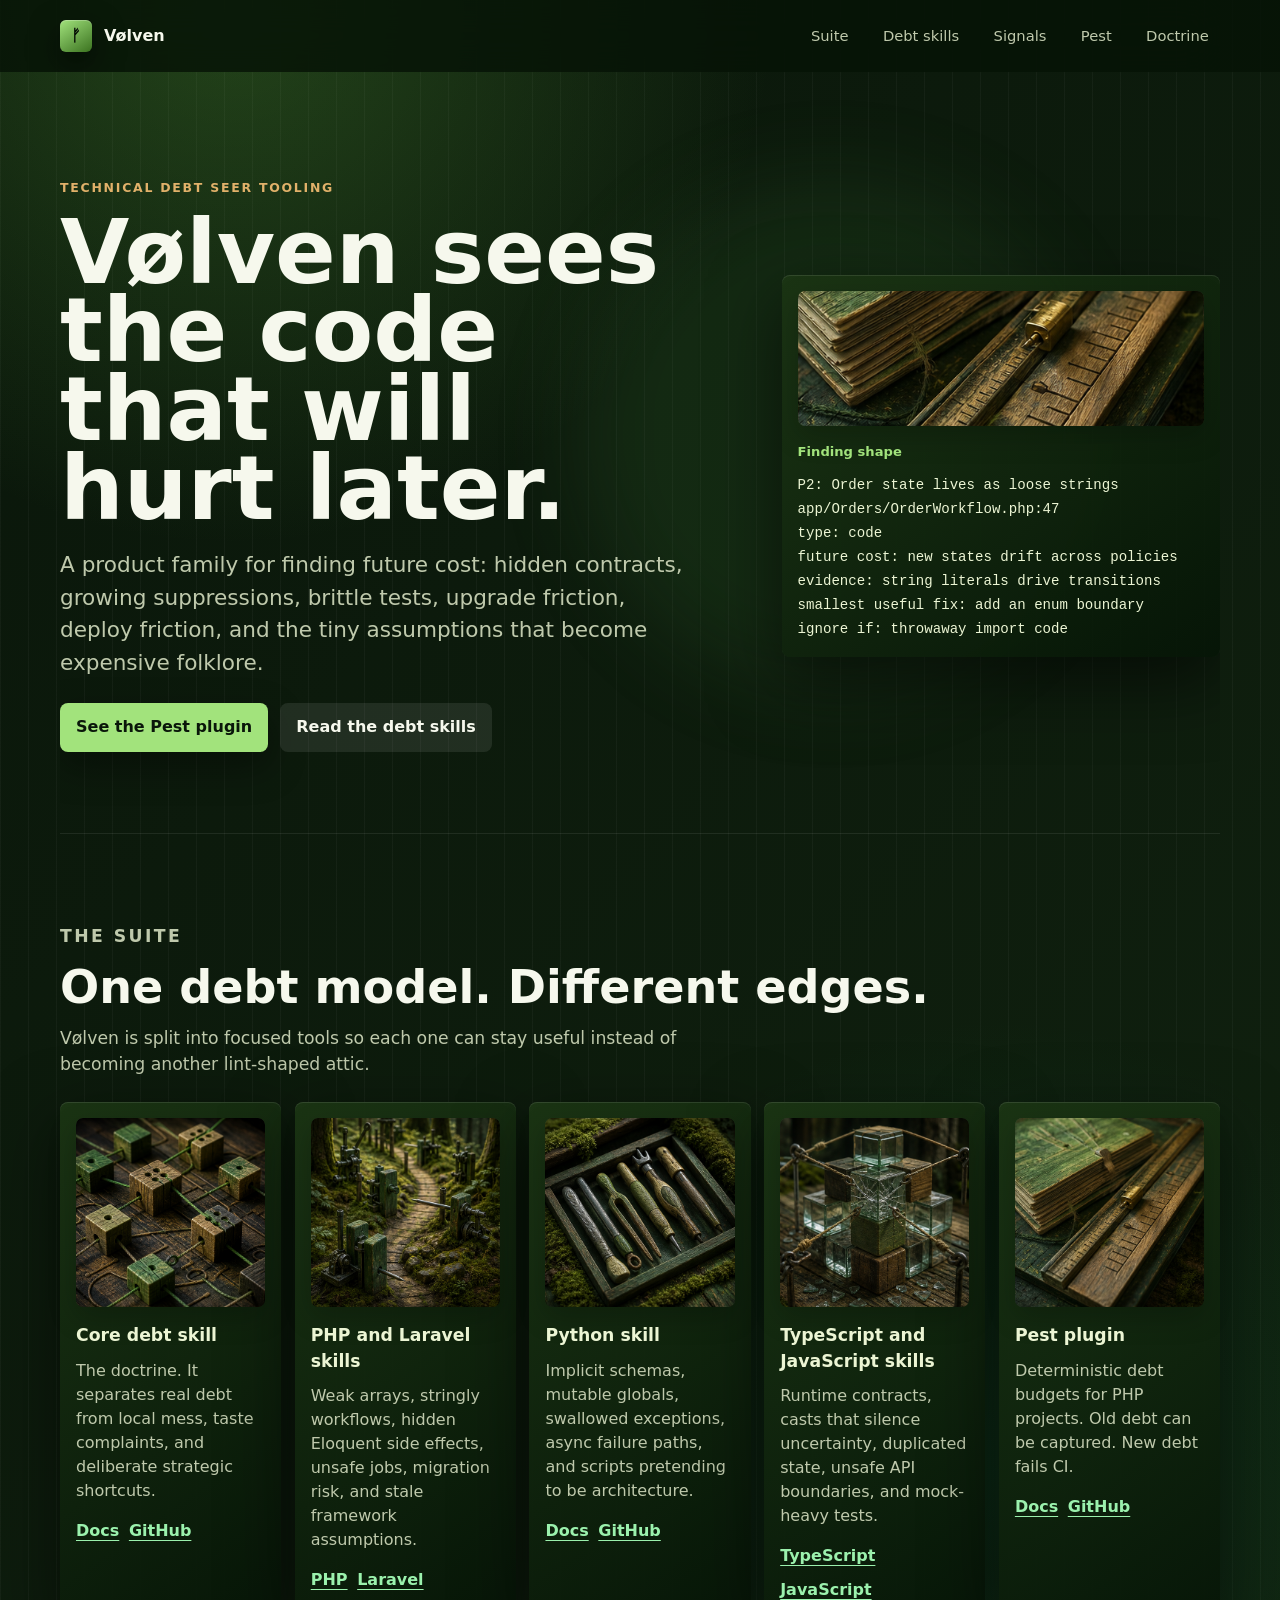
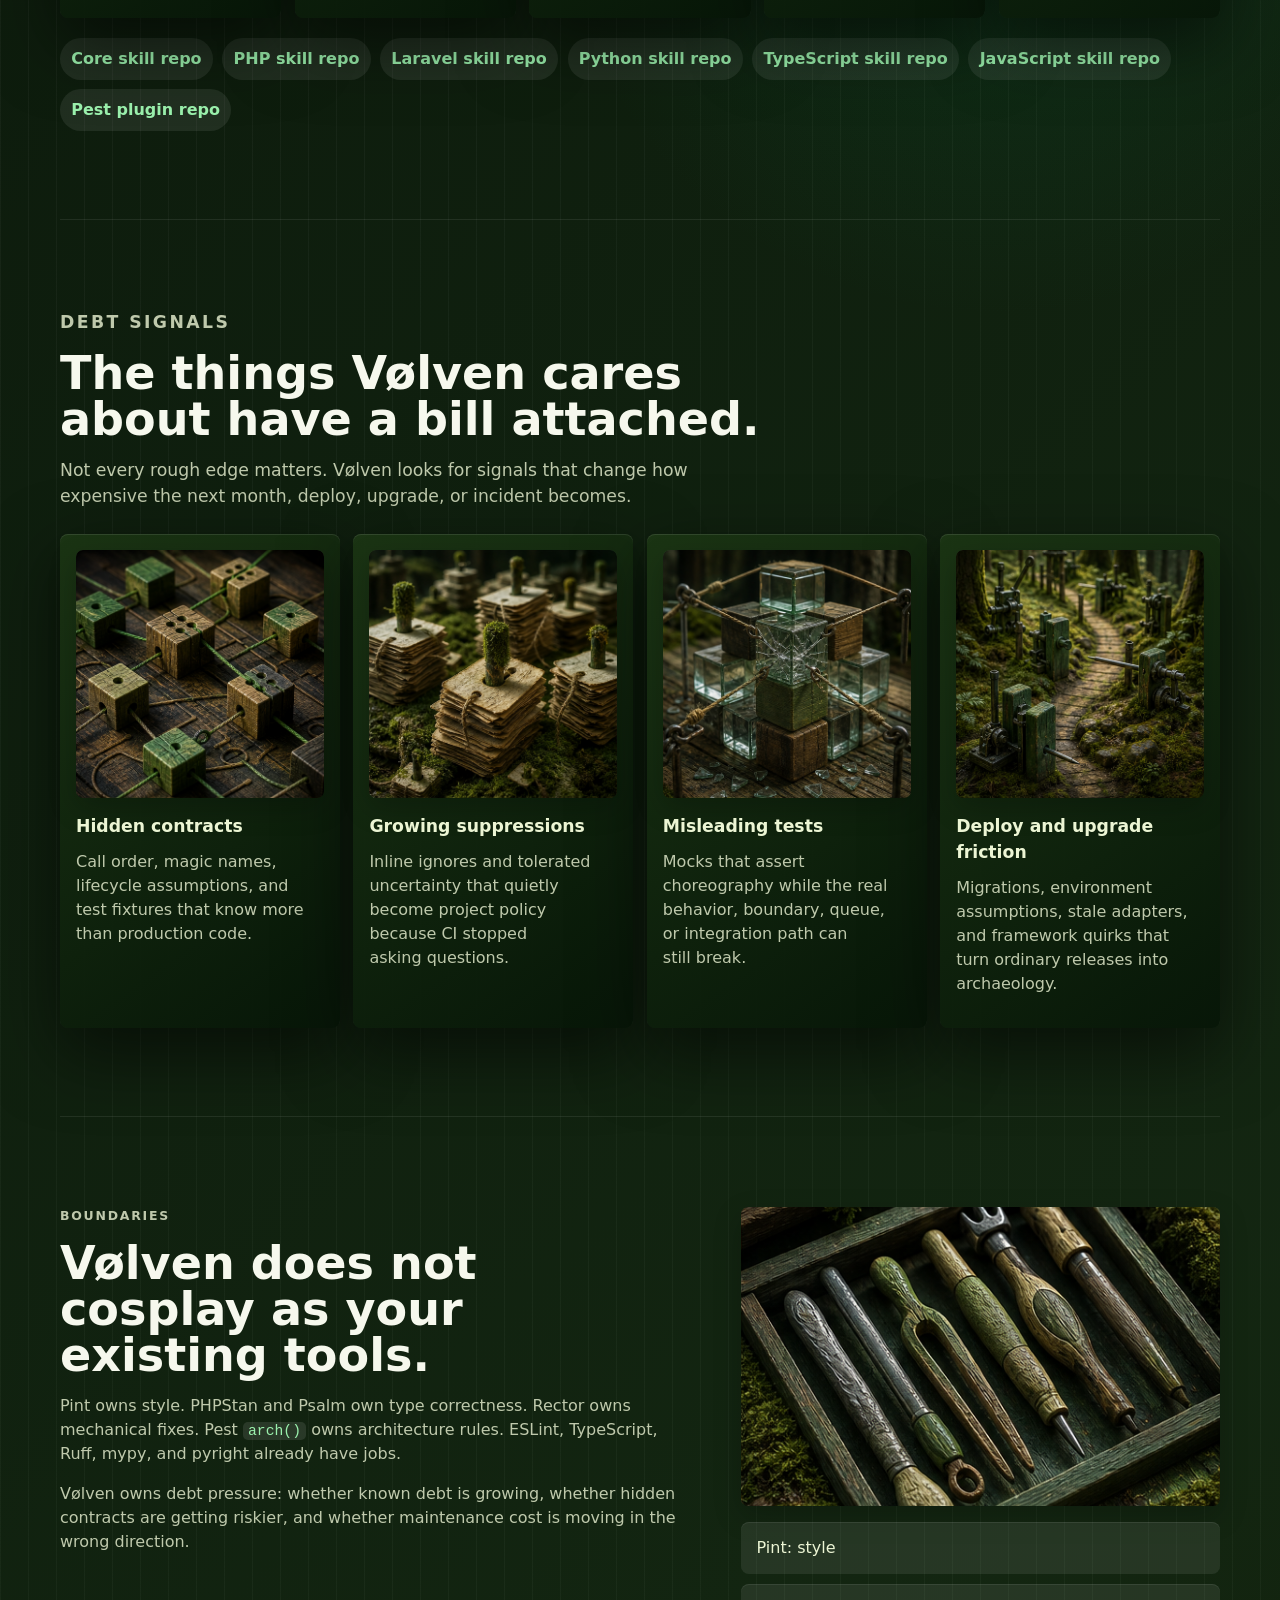
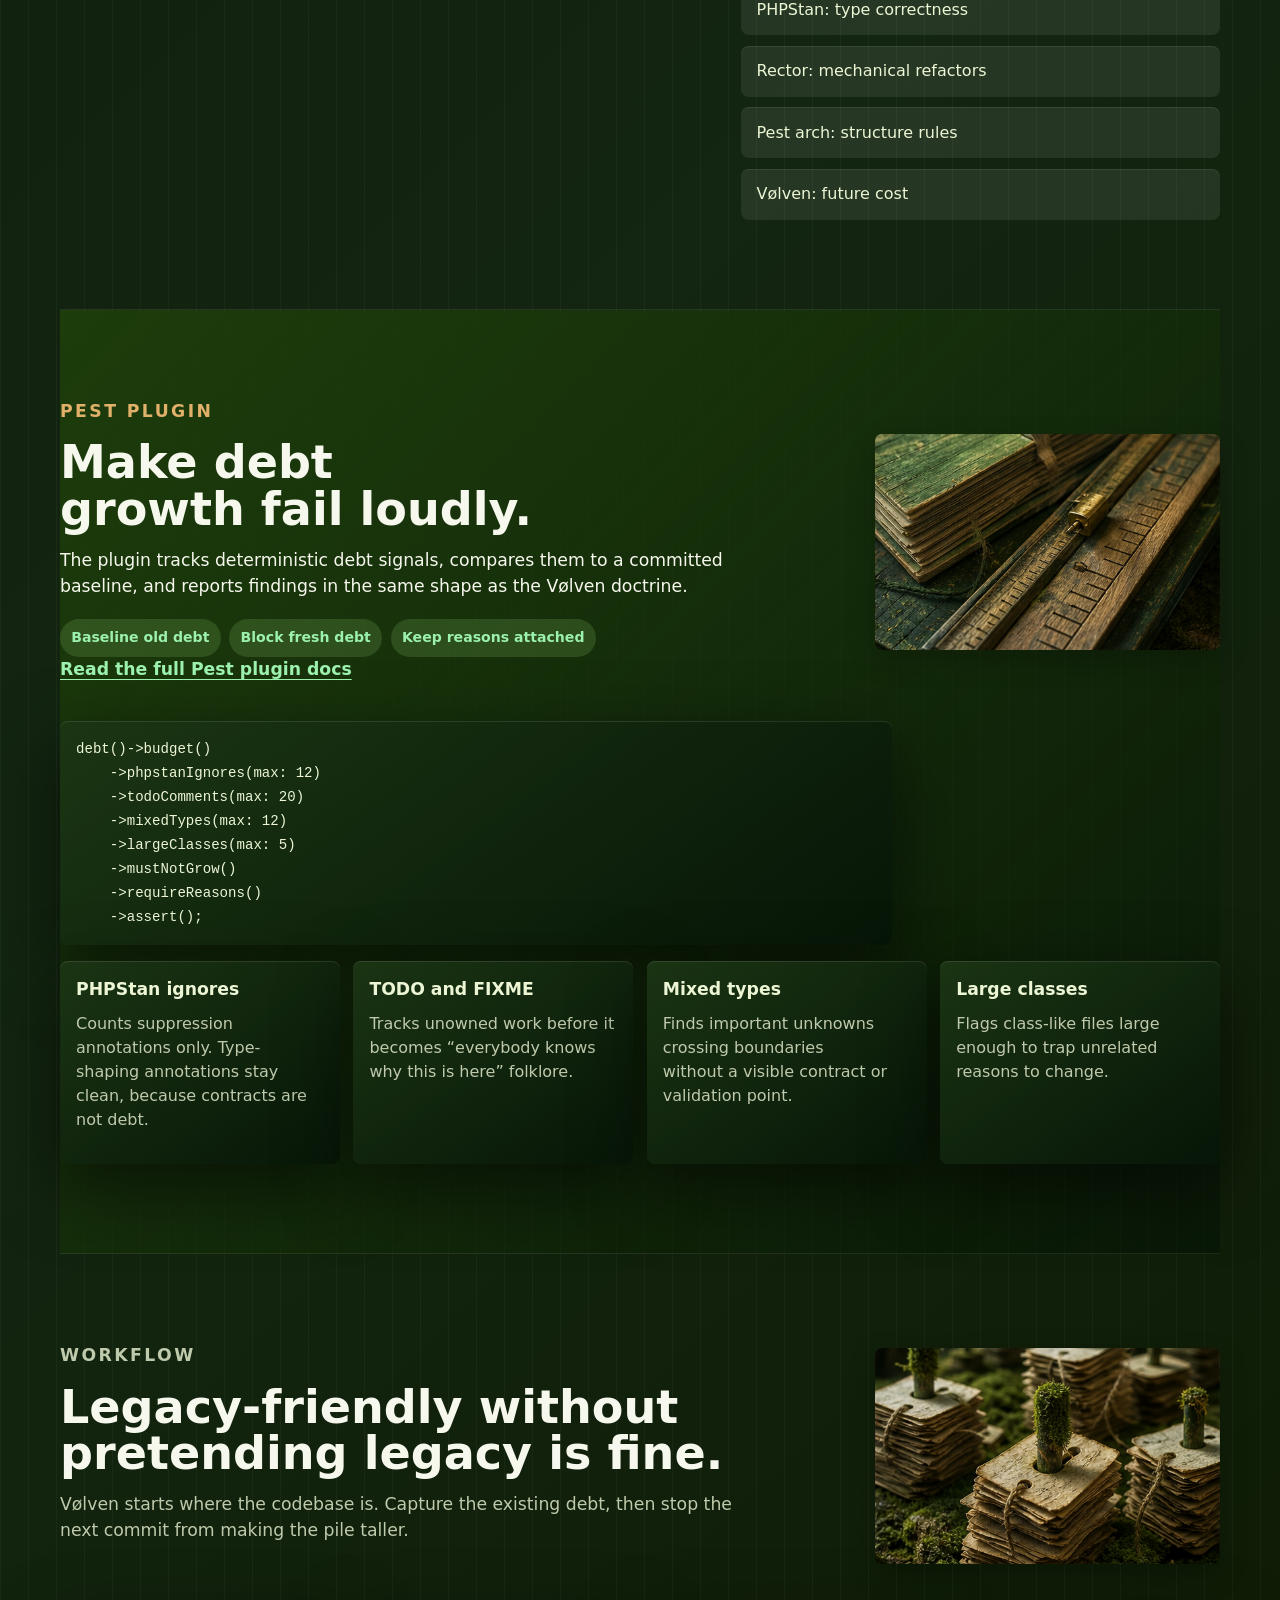
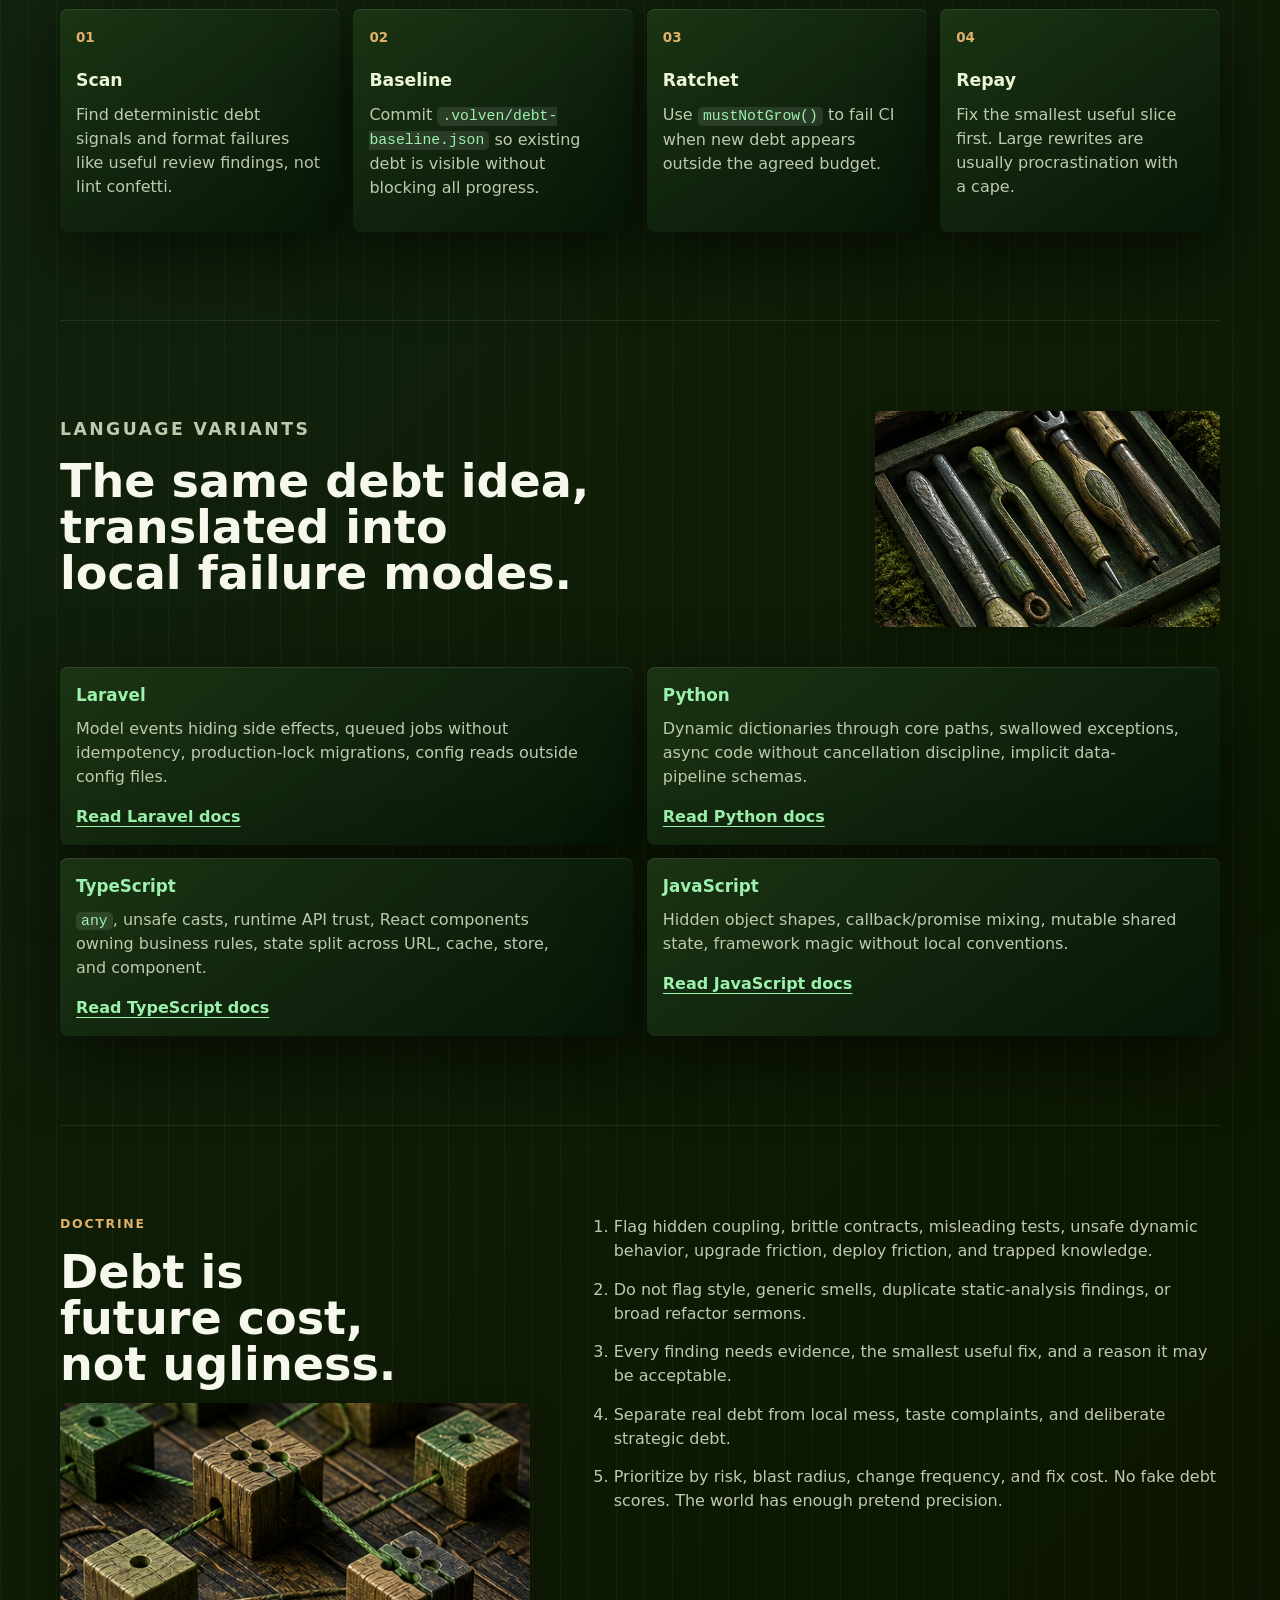
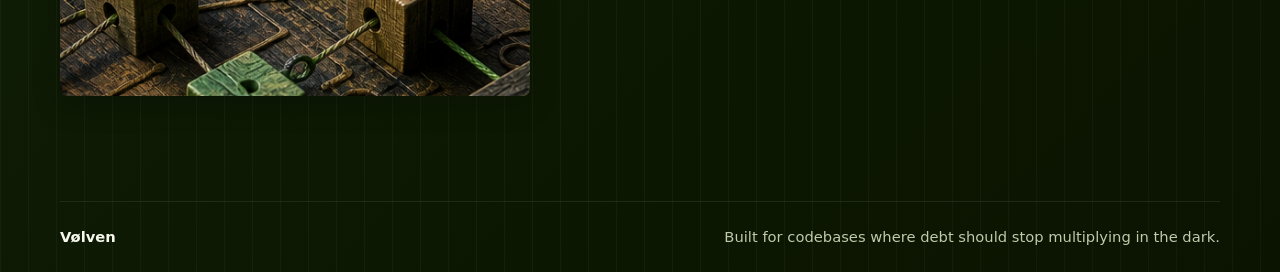
<file: index.html>
<!doctype html>
<html lang="en">
<head>
    <meta charset="utf-8">
    <meta name="viewport" content="width=device-width, initial-scale=1">
    <title>Vølven | Technical Debt Seer Tooling</title>
    <meta name="description" content="Vølven sees the code that will hurt later. Debt-review skills and Pest budgets for teams that want debt growth to fail in CI.">
    <link rel="icon" href="./assets/images/baseline-ratchet.png">
    <link rel="stylesheet" href="./assets/styles.css">
</head>
<body>
    <header class="site-header" aria-label="Site header">
        <a class="brand" href="#top" aria-label="Vølven home">
            <span class="brand-mark" aria-hidden="true">ᚠ</span>
            <span>Vølven</span>
        </a>
        <nav aria-label="Primary navigation">
            <a href="#suite">Suite</a>
            <a href="debt-skills/">Debt skills</a>
            <a href="#signals">Signals</a>
            <a href="pest-plugin/">Pest</a>
            <a href="#doctrine">Doctrine</a>
        </nav>
    </header>

    <main id="top">
        <section class="hero">
            <div class="hero-inner">
                <p class="eyebrow">Technical debt seer tooling</p>
                <h1>Vølven sees the code that will hurt later.</h1>
                <p class="hero-copy">A product family for finding future cost: hidden contracts, growing suppressions, brittle tests, upgrade friction, deploy friction, and the tiny assumptions that become expensive folklore.</p>
                <div class="hero-actions" aria-label="Primary actions">
                    <a class="button primary" href="pest-plugin/">See the Pest plugin</a>
                    <a class="button secondary" href="debt-skills/">Read the debt skills</a>
                </div>
            </div>
            <aside class="hero-panel" aria-label="Debt finding example">
                <img class="panel-image" src="./assets/images/baseline-ratchet.png" alt="">
                <p class="panel-label">Finding shape</p>
                <pre><code>P2: Order state lives as loose strings
app/Orders/OrderWorkflow.php:47
type: code
future cost: new states drift across policies
evidence: string literals drive transitions
smallest useful fix: add an enum boundary
ignore if: throwaway import code</code></pre>
            </aside>
        </section>

        <section id="suite" class="section">
            <div class="section-heading">
                <p class="eyebrow">The suite</p>
                <h2>One debt model. Different edges.</h2>
                <p>Vølven is split into focused tools so each one can stay useful instead of becoming another lint-shaped attic.</p>
            </div>
            <div class="suite-grid">
                <article>
                    <img class="card-image" src="./assets/images/hidden-contracts.png" alt="">
                    <h3>Core debt skill</h3>
                    <p>The doctrine. It separates real debt from local mess, taste complaints, and deliberate strategic shortcuts.</p>
                    <div class="link-row">
                        <a href="debt-skills/core.html">Docs</a>
                        <a href="https://github.com/odinns/volven-debt-skill">GitHub</a>
                    </div>
                </article>
                <article>
                    <img class="card-image" src="./assets/images/deploy-friction.png" alt="">
                    <h3>PHP and Laravel skills</h3>
                    <p>Weak arrays, stringly workflows, hidden Eloquent side effects, unsafe jobs, migration risk, and stale framework assumptions.</p>
                    <div class="link-row">
                        <a href="debt-skills/php.html">PHP</a>
                        <a href="debt-skills/laravel.html">Laravel</a>
                    </div>
                </article>
                <article>
                    <img class="card-image" src="./assets/images/language-variants.png" alt="">
                    <h3>Python skill</h3>
                    <p>Implicit schemas, mutable globals, swallowed exceptions, async failure paths, and scripts pretending to be architecture.</p>
                    <div class="link-row">
                        <a href="debt-skills/python.html">Docs</a>
                        <a href="https://github.com/odinns/volven-debt-python-skill">GitHub</a>
                    </div>
                </article>
                <article>
                    <img class="card-image" src="./assets/images/brittle-tests.png" alt="">
                    <h3>TypeScript and JavaScript skills</h3>
                    <p>Runtime contracts, casts that silence uncertainty, duplicated state, unsafe API boundaries, and mock-heavy tests.</p>
                    <div class="link-row">
                        <a href="debt-skills/typescript.html">TypeScript</a>
                        <a href="debt-skills/javascript.html">JavaScript</a>
                    </div>
                </article>
                <article>
                    <img class="card-image" src="./assets/images/baseline-ratchet.png" alt="">
                    <h3>Pest plugin</h3>
                    <p>Deterministic debt budgets for PHP projects. Old debt can be captured. New debt fails CI.</p>
                    <div class="link-row">
                        <a href="pest-plugin/">Docs</a>
                        <a href="https://github.com/odinns/volven-pest-plugin">GitHub</a>
                    </div>
                </article>
            </div>
            <div class="repo-list" aria-label="GitHub repositories">
                <a href="https://github.com/odinns/volven-debt-skill">Core skill repo</a>
                <a href="https://github.com/odinns/volven-debt-php-skill">PHP skill repo</a>
                <a href="https://github.com/odinns/volven-debt-laravel-skill">Laravel skill repo</a>
                <a href="https://github.com/odinns/volven-debt-python-skill">Python skill repo</a>
                <a href="https://github.com/odinns/volven-debt-typescript-skill">TypeScript skill repo</a>
                <a href="https://github.com/odinns/volven-debt-javascript-skill">JavaScript skill repo</a>
                <a href="https://github.com/odinns/volven-pest-plugin">Pest plugin repo</a>
            </div>
        </section>

        <section id="signals" class="section">
            <div class="section-heading">
                <p class="eyebrow">Debt signals</p>
                <h2>The things Vølven cares about have a bill attached.</h2>
                <p>Not every rough edge matters. Vølven looks for signals that change how expensive the next month, deploy, upgrade, or incident becomes.</p>
            </div>
            <div class="signal-grid">
                <article>
                    <img class="card-image" src="./assets/images/hidden-contracts.png" alt="">
                    <h3>Hidden contracts</h3>
                    <p>Call order, magic names, lifecycle assumptions, and test fixtures that know more than production code.</p>
                </article>
                <article>
                    <img class="card-image" src="./assets/images/growing-suppressions.png" alt="">
                    <h3>Growing suppressions</h3>
                    <p>Inline ignores and tolerated uncertainty that quietly become project policy because CI stopped asking questions.</p>
                </article>
                <article>
                    <img class="card-image" src="./assets/images/brittle-tests.png" alt="">
                    <h3>Misleading tests</h3>
                    <p>Mocks that assert choreography while the real behavior, boundary, queue, or integration path can still break.</p>
                </article>
                <article>
                    <img class="card-image" src="./assets/images/deploy-friction.png" alt="">
                    <h3>Deploy and upgrade friction</h3>
                    <p>Migrations, environment assumptions, stale adapters, and framework quirks that turn ordinary releases into archaeology.</p>
                </article>
            </div>
        </section>

        <section id="boundaries" class="section split">
            <div>
                <p class="eyebrow">Boundaries</p>
                <h2>Vølven does not cosplay as your existing tools.</h2>
                <p>Pint owns style. PHPStan and Psalm own type correctness. Rector owns mechanical fixes. Pest <code>arch()</code> owns architecture rules. ESLint, TypeScript, Ruff, mypy, and pyright already have jobs.</p>
                <p>Vølven owns debt pressure: whether known debt is growing, whether hidden contracts are getting riskier, and whether maintenance cost is moving in the wrong direction.</p>
            </div>
            <div>
                <img class="section-image" src="./assets/images/language-variants.png" alt="">
                <div class="boundary-list" aria-label="Tool boundaries">
                    <span>Pint: style</span>
                    <span>PHPStan: type correctness</span>
                    <span>Rector: mechanical refactors</span>
                    <span>Pest arch: structure rules</span>
                    <span>Vølven: future cost</span>
                </div>
            </div>
        </section>

        <section id="pest" class="section pest-band">
            <div class="pest-layout">
                <div>
                    <p class="eyebrow">Pest plugin</p>
                    <h2>Make debt growth fail loudly.</h2>
                    <p>The plugin tracks deterministic debt signals, compares them to a committed baseline, and reports findings in the same shape as the Vølven doctrine.</p>
                    <div class="pest-points">
                        <span>Baseline old debt</span>
                        <span>Block fresh debt</span>
                        <span>Keep reasons attached</span>
                    </div>
                    <p><a href="pest-plugin/">Read the full Pest plugin docs</a></p>
                </div>
                <img class="section-image" src="./assets/images/baseline-ratchet.png" alt="">
            </div>
            <pre class="code-block"><code>debt()->budget()
    ->phpstanIgnores(max: 12)
    ->todoComments(max: 20)
    ->mixedTypes(max: 12)
    ->largeClasses(max: 5)
    ->mustNotGrow()
    ->requireReasons()
    ->assert();</code></pre>
            <div class="budget-grid">
                <article>
                    <h3>PHPStan ignores</h3>
                    <p>Counts suppression annotations only. Type-shaping annotations stay clean, because contracts are not debt.</p>
                </article>
                <article>
                    <h3>TODO and FIXME</h3>
                    <p>Tracks unowned work before it becomes “everybody knows why this is here” folklore.</p>
                </article>
                <article>
                    <h3>Mixed types</h3>
                    <p>Finds important unknowns crossing boundaries without a visible contract or validation point.</p>
                </article>
                <article>
                    <h3>Large classes</h3>
                    <p>Flags class-like files large enough to trap unrelated reasons to change.</p>
                </article>
            </div>
        </section>

        <section class="section workflow">
            <div class="section-intro">
                <div class="section-heading">
                    <p class="eyebrow">Workflow</p>
                    <h2>Legacy-friendly without pretending legacy is fine.</h2>
                    <p>Vølven starts where the codebase is. Capture the existing debt, then stop the next commit from making the pile taller.</p>
                </div>
                <img class="section-image" src="./assets/images/growing-suppressions.png" alt="">
            </div>
            <div class="workflow-steps">
                <article>
                    <span>01</span>
                    <h3>Scan</h3>
                    <p>Find deterministic debt signals and format failures like useful review findings, not lint confetti.</p>
                </article>
                <article>
                    <span>02</span>
                    <h3>Baseline</h3>
                    <p>Commit <code>.volven/debt-baseline.json</code> so existing debt is visible without blocking all progress.</p>
                </article>
                <article>
                    <span>03</span>
                    <h3>Ratchet</h3>
                    <p>Use <code>mustNotGrow()</code> to fail CI when new debt appears outside the agreed budget.</p>
                </article>
                <article>
                    <span>04</span>
                    <h3>Repay</h3>
                    <p>Fix the smallest useful slice first. Large rewrites are usually procrastination with a cape.</p>
                </article>
            </div>
        </section>

        <section class="section variants">
            <div class="section-intro">
                <div class="section-heading">
                    <p class="eyebrow">Language variants</p>
                    <h2>The same debt idea, translated into local failure modes.</h2>
                </div>
                <img class="section-image" src="./assets/images/language-variants.png" alt="">
            </div>
            <div class="variant-list">
                <article>
                    <strong>Laravel</strong>
                    <p>Model events hiding side effects, queued jobs without idempotency, production-lock migrations, config reads outside config files.</p>
                    <a href="debt-skills/laravel.html">Read Laravel docs</a>
                </article>
                <article>
                    <strong>Python</strong>
                    <p>Dynamic dictionaries through core paths, swallowed exceptions, async code without cancellation discipline, implicit data-pipeline schemas.</p>
                    <a href="debt-skills/python.html">Read Python docs</a>
                </article>
                <article>
                    <strong>TypeScript</strong>
                    <p><code>any</code>, unsafe casts, runtime API trust, React components owning business rules, state split across URL, cache, store, and component.</p>
                    <a href="debt-skills/typescript.html">Read TypeScript docs</a>
                </article>
                <article>
                    <strong>JavaScript</strong>
                    <p>Hidden object shapes, callback/promise mixing, mutable shared state, framework magic without local conventions.</p>
                    <a href="debt-skills/javascript.html">Read JavaScript docs</a>
                </article>
            </div>
        </section>

        <section id="doctrine" class="section doctrine">
            <div>
                <p class="eyebrow">Doctrine</p>
                <h2>Debt is future cost, not ugliness.</h2>
                <img class="section-image" src="./assets/images/hidden-contracts.png" alt="">
            </div>
            <ol>
                <li>Flag hidden coupling, brittle contracts, misleading tests, unsafe dynamic behavior, upgrade friction, deploy friction, and trapped knowledge.</li>
                <li>Do not flag style, generic smells, duplicate static-analysis findings, or broad refactor sermons.</li>
                <li>Every finding needs evidence, the smallest useful fix, and a reason it may be acceptable.</li>
                <li>Separate real debt from local mess, taste complaints, and deliberate strategic debt.</li>
                <li>Prioritize by risk, blast radius, change frequency, and fix cost. No fake debt scores. The world has enough pretend precision.</li>
            </ol>
        </section>
    </main>

    <footer>
        <span>Vølven</span>
        <span>Built for codebases where debt should stop multiplying in the dark.</span>
    </footer>

    <script src="./assets/site.js"></script>
</body>
</html>
</file>
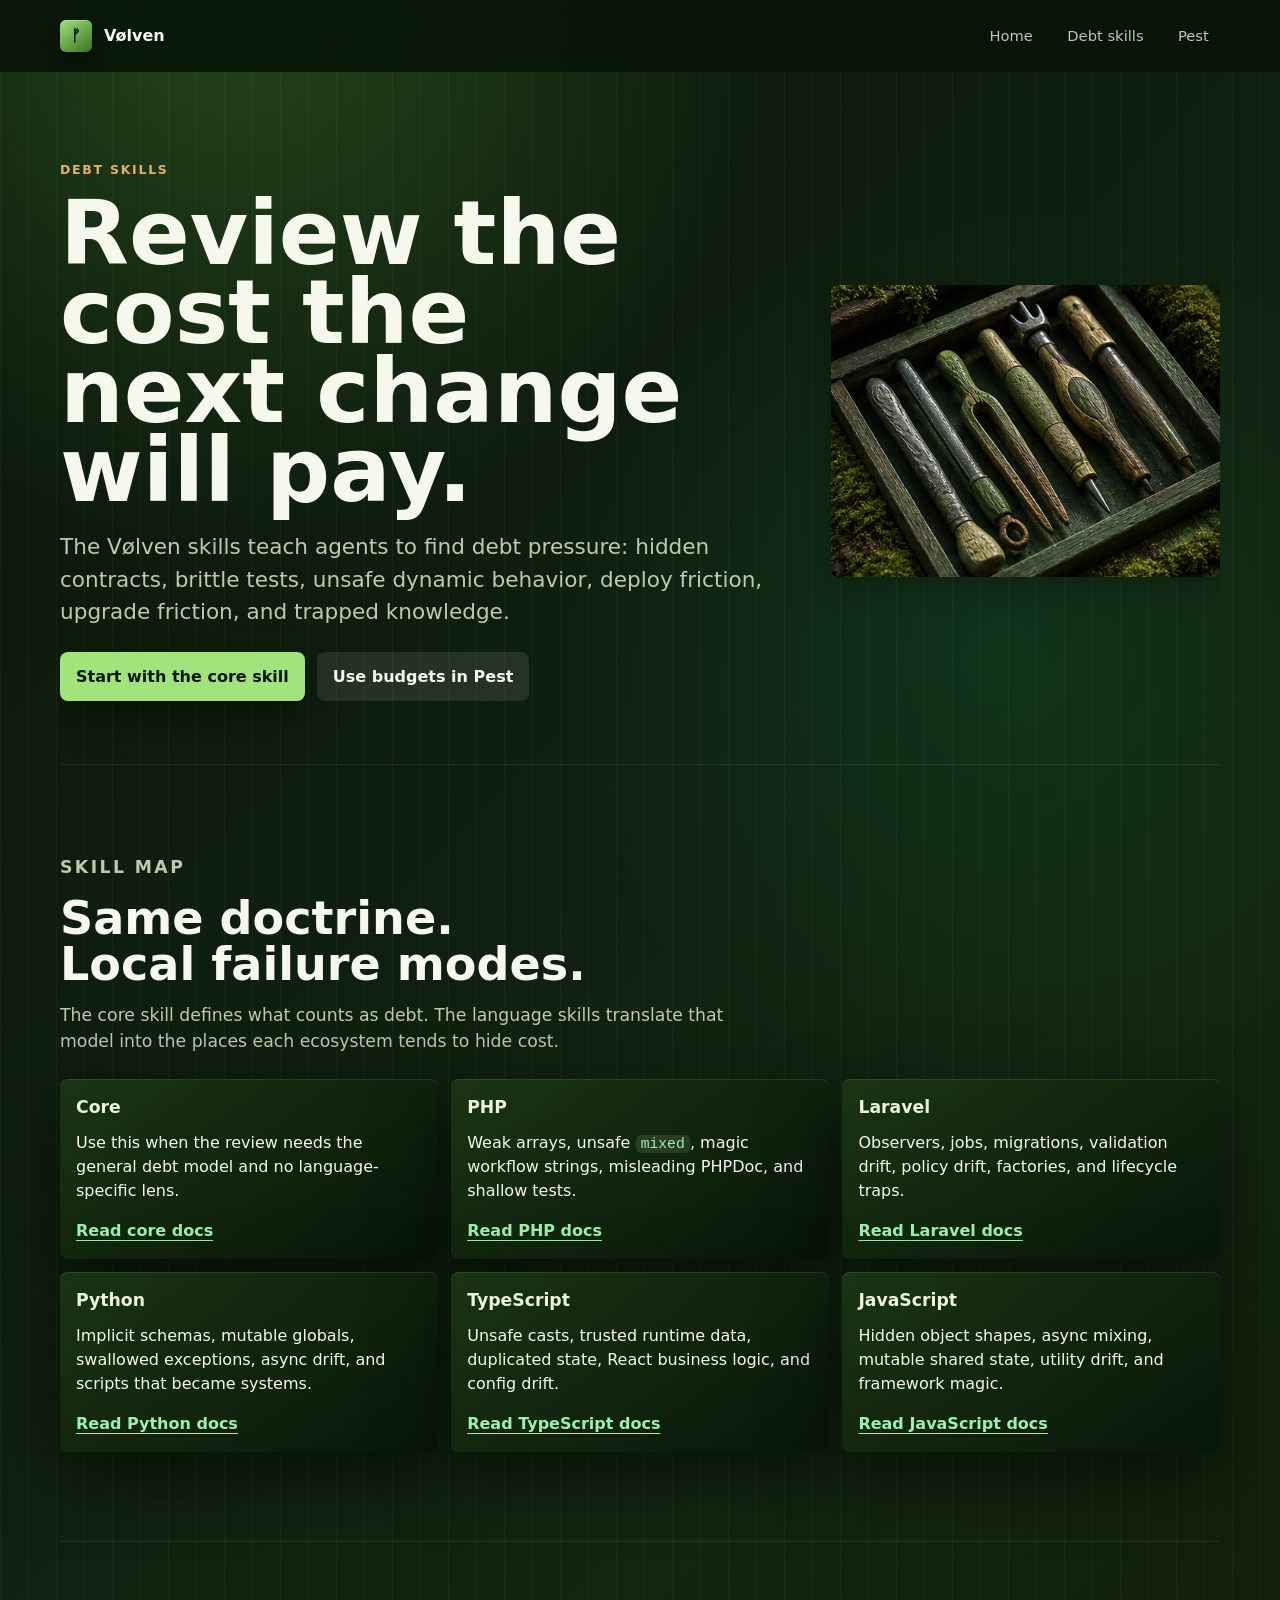
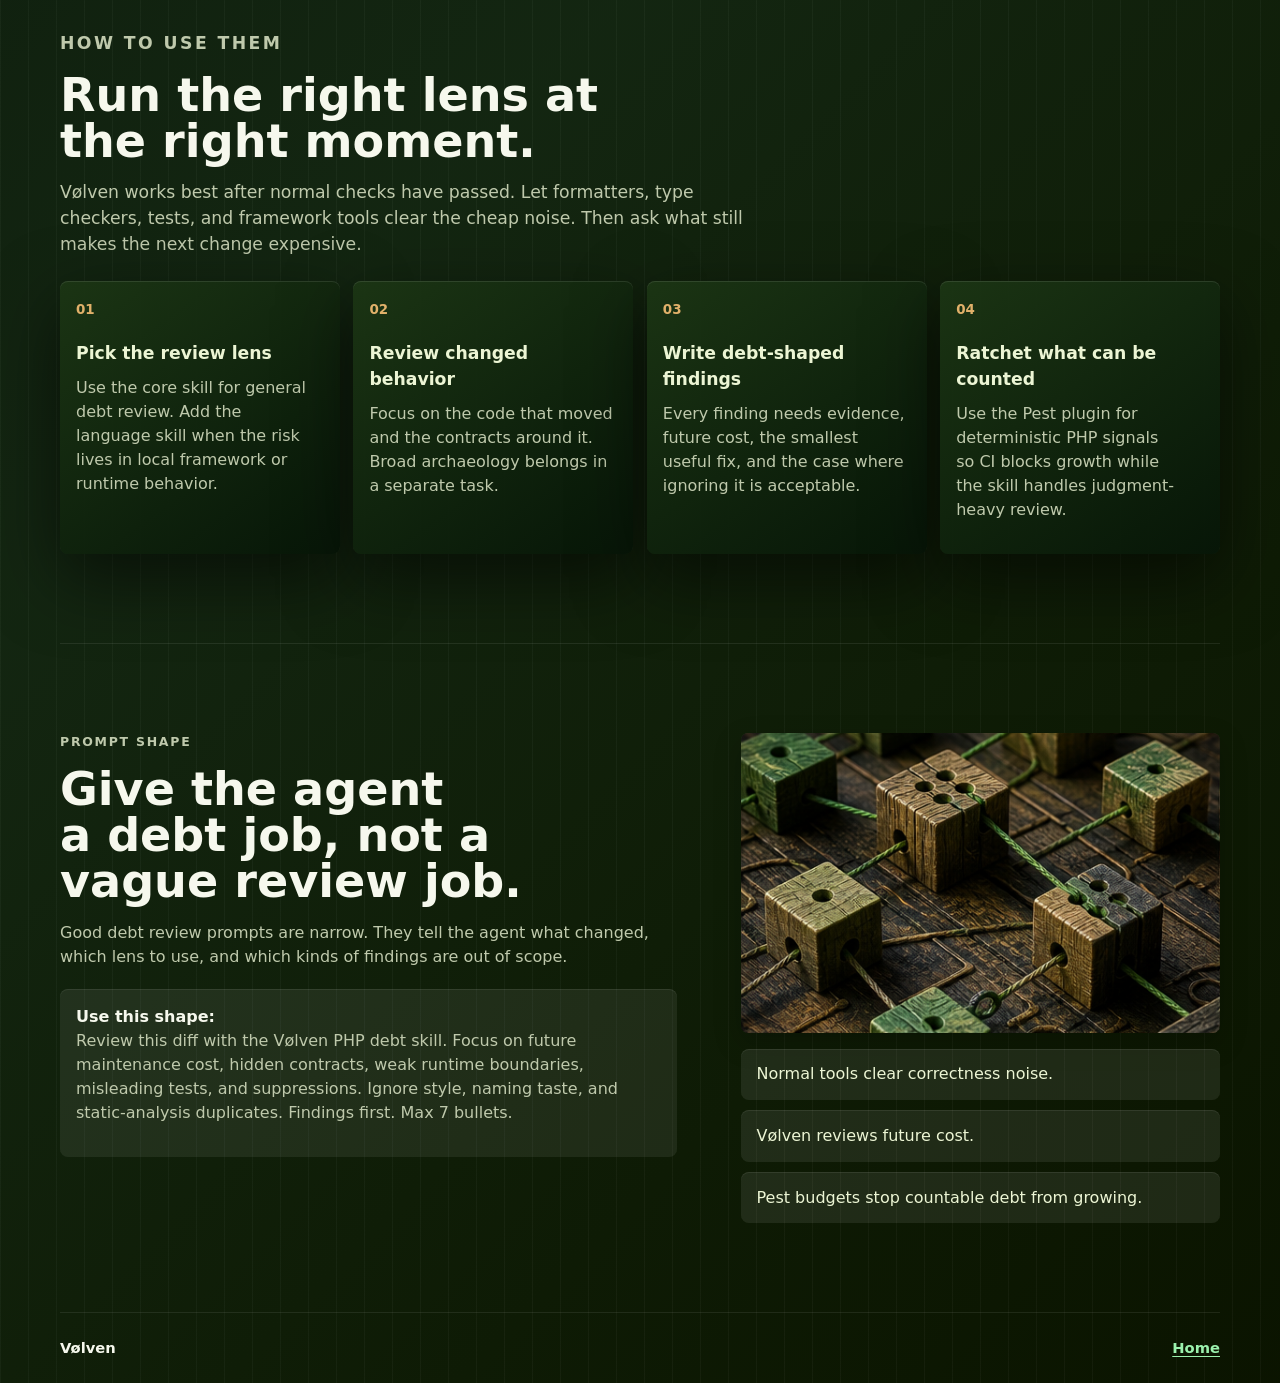
<file: debt-skills/index.html>
<!doctype html>
<html lang="en">
<head>
    <meta charset="utf-8">
    <meta name="viewport" content="width=device-width, initial-scale=1">
    <title>Vølven Debt Skills</title>
    <meta name="description" content="Vølven debt-review skills for agents reviewing future maintenance cost across PHP, Laravel, Python, TypeScript, and JavaScript.">
    <link rel="icon" href="../assets/images/baseline-ratchet.png">
    <link rel="stylesheet" href="../assets/styles.css">
</head>
<body>
    <header class="site-header" aria-label="Site header">
        <a class="brand" href="../index.html" aria-label="Vølven home">
            <span class="brand-mark" aria-hidden="true">ᚠ</span>
            <span>Vølven</span>
        </a>
        <nav aria-label="Primary navigation">
            <a href="../index.html">Home</a>
            <a href="./">Debt skills</a>
            <a href="../pest-plugin/">Pest</a>
        </nav>
    </header>

    <main>
        <section class="doc-hero">
            <div>
                <p class="eyebrow">Debt skills</p>
                <h1>Review the cost the next change will pay.</h1>
                <p class="hero-copy">The Vølven skills teach agents to find debt pressure: hidden contracts, brittle tests, unsafe dynamic behavior, deploy friction, upgrade friction, and trapped knowledge.</p>
                <div class="hero-actions">
                    <a class="button primary" href="core.html">Start with the core skill</a>
                    <a class="button secondary" href="../pest-plugin/">Use budgets in Pest</a>
                </div>
            </div>
            <img class="doc-hero-image" src="../assets/images/language-variants.png" alt="">
        </section>

        <section class="section">
            <div class="section-heading">
                <p class="eyebrow">Skill map</p>
                <h2>Same doctrine. Local failure modes.</h2>
                <p>The core skill defines what counts as debt. The language skills translate that model into the places each ecosystem tends to hide cost.</p>
            </div>
            <div class="doc-grid">
                <article>
                    <h3>Core</h3>
                    <p>Use this when the review needs the general debt model and no language-specific lens.</p>
                    <a href="core.html">Read core docs</a>
                </article>
                <article>
                    <h3>PHP</h3>
                    <p>Weak arrays, unsafe <code>mixed</code>, magic workflow strings, misleading PHPDoc, and shallow tests.</p>
                    <a href="php.html">Read PHP docs</a>
                </article>
                <article>
                    <h3>Laravel</h3>
                    <p>Observers, jobs, migrations, validation drift, policy drift, factories, and lifecycle traps.</p>
                    <a href="laravel.html">Read Laravel docs</a>
                </article>
                <article>
                    <h3>Python</h3>
                    <p>Implicit schemas, mutable globals, swallowed exceptions, async drift, and scripts that became systems.</p>
                    <a href="python.html">Read Python docs</a>
                </article>
                <article>
                    <h3>TypeScript</h3>
                    <p>Unsafe casts, trusted runtime data, duplicated state, React business logic, and config drift.</p>
                    <a href="typescript.html">Read TypeScript docs</a>
                </article>
                <article>
                    <h3>JavaScript</h3>
                    <p>Hidden object shapes, async mixing, mutable shared state, utility drift, and framework magic.</p>
                    <a href="javascript.html">Read JavaScript docs</a>
                </article>
            </div>
        </section>

        <section class="section">
            <div class="section-heading">
                <p class="eyebrow">How to use them</p>
                <h2>Run the right lens at the right moment.</h2>
                <p>Vølven works best after normal checks have passed. Let formatters, type checkers, tests, and framework tools clear the cheap noise. Then ask what still makes the next change expensive.</p>
            </div>
            <div class="workflow-steps">
                <article>
                    <span>01</span>
                    <h3>Pick the review lens</h3>
                    <p>Use the core skill for general debt review. Add the language skill when the risk lives in local framework or runtime behavior.</p>
                </article>
                <article>
                    <span>02</span>
                    <h3>Review changed behavior</h3>
                    <p>Focus on the code that moved and the contracts around it. Broad archaeology belongs in a separate task.</p>
                </article>
                <article>
                    <span>03</span>
                    <h3>Write debt-shaped findings</h3>
                    <p>Every finding needs evidence, future cost, the smallest useful fix, and the case where ignoring it is acceptable.</p>
                </article>
                <article>
                    <span>04</span>
                    <h3>Ratchet what can be counted</h3>
                    <p>Use the Pest plugin for deterministic PHP signals so CI blocks growth while the skill handles judgment-heavy review.</p>
                </article>
            </div>
        </section>

        <section class="section split">
            <div>
                <p class="eyebrow">Prompt shape</p>
                <h2>Give the agent a debt job, not a vague review job.</h2>
                <p>Good debt review prompts are narrow. They tell the agent what changed, which lens to use, and which kinds of findings are out of scope.</p>
                <div class="doc-callout">
                    <strong>Use this shape:</strong>
                    <p>Review this diff with the Vølven PHP debt skill. Focus on future maintenance cost, hidden contracts, weak runtime boundaries, misleading tests, and suppressions. Ignore style, naming taste, and static-analysis duplicates. Findings first. Max 7 bullets.</p>
                </div>
            </div>
            <div>
                <img class="section-image" src="../assets/images/hidden-contracts.png" alt="">
                <div class="boundary-list">
                    <span>Normal tools clear correctness noise.</span>
                    <span>Vølven reviews future cost.</span>
                    <span>Pest budgets stop countable debt from growing.</span>
                </div>
            </div>
        </section>
    </main>

    <footer>
        <span>Vølven</span>
        <span><a href="../index.html">Home</a></span>
    </footer>

    <script src="../assets/site.js"></script>
</body>
</html>
</file>
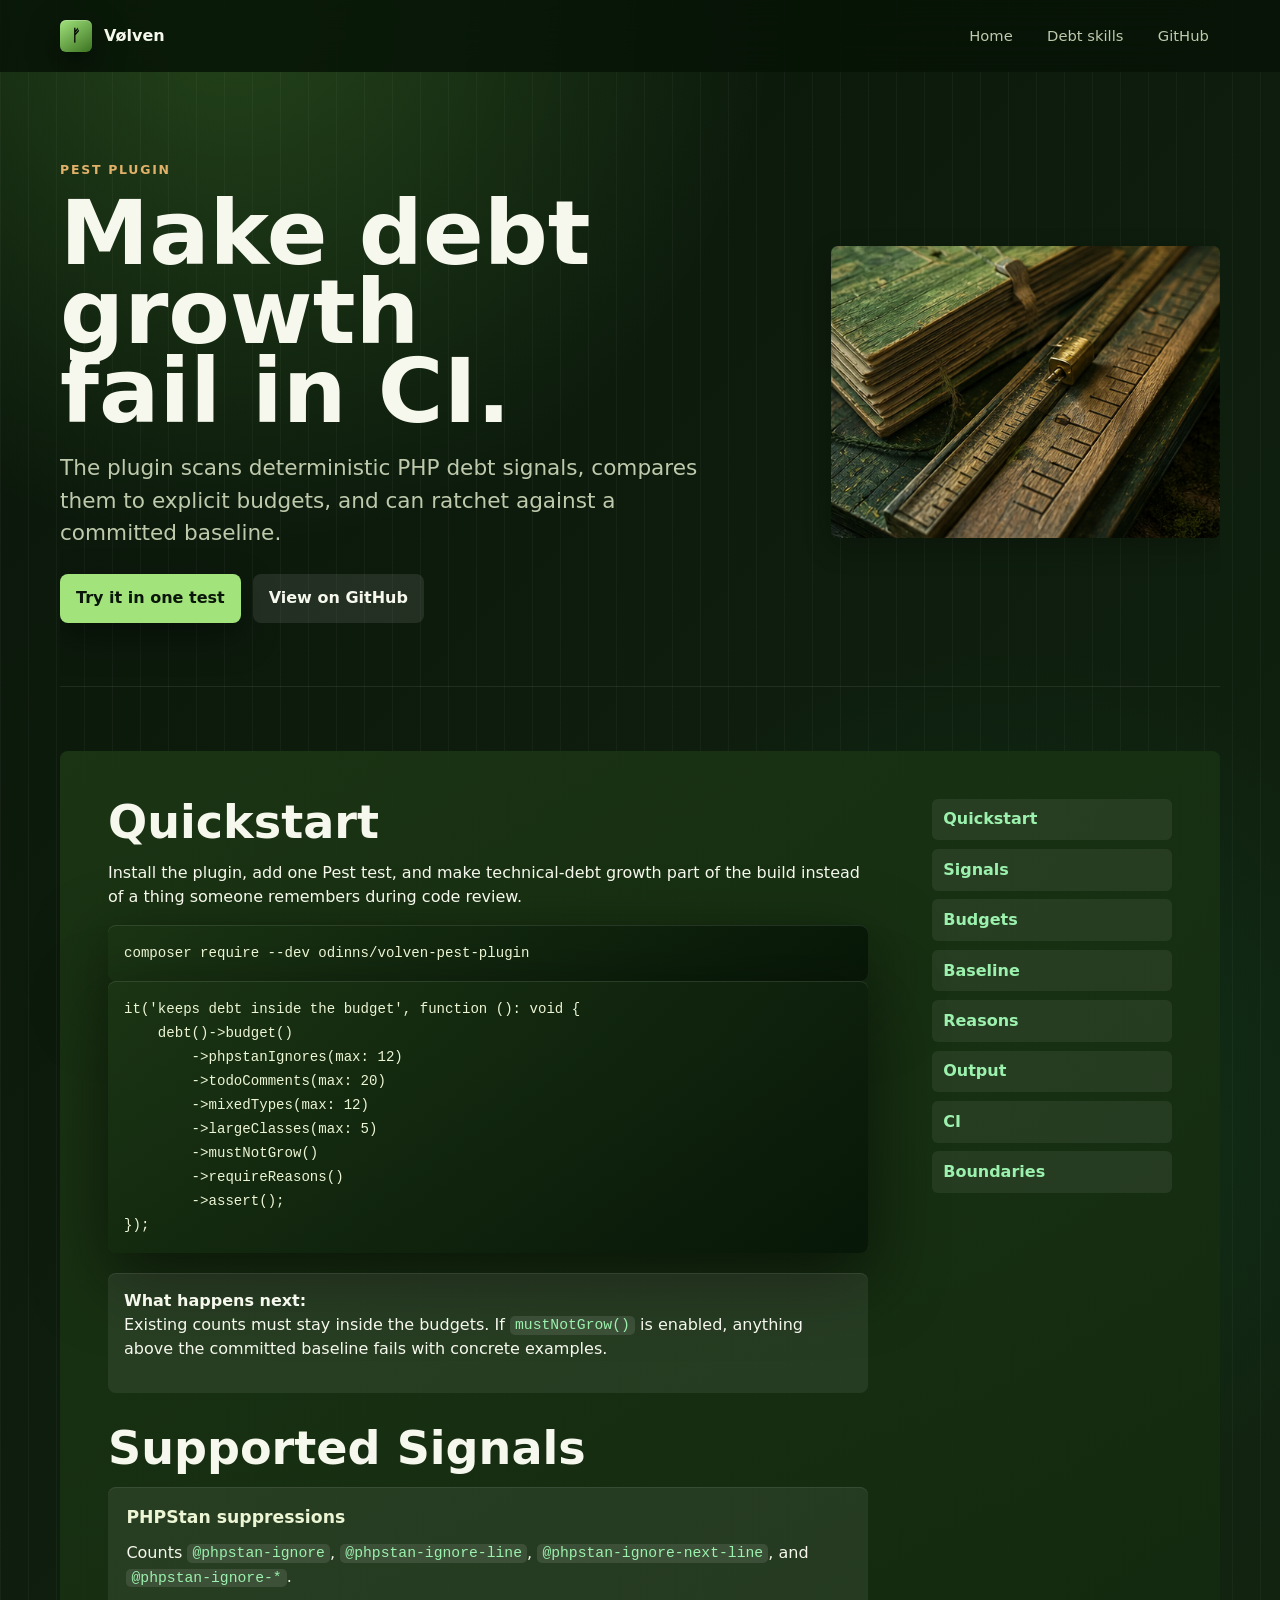
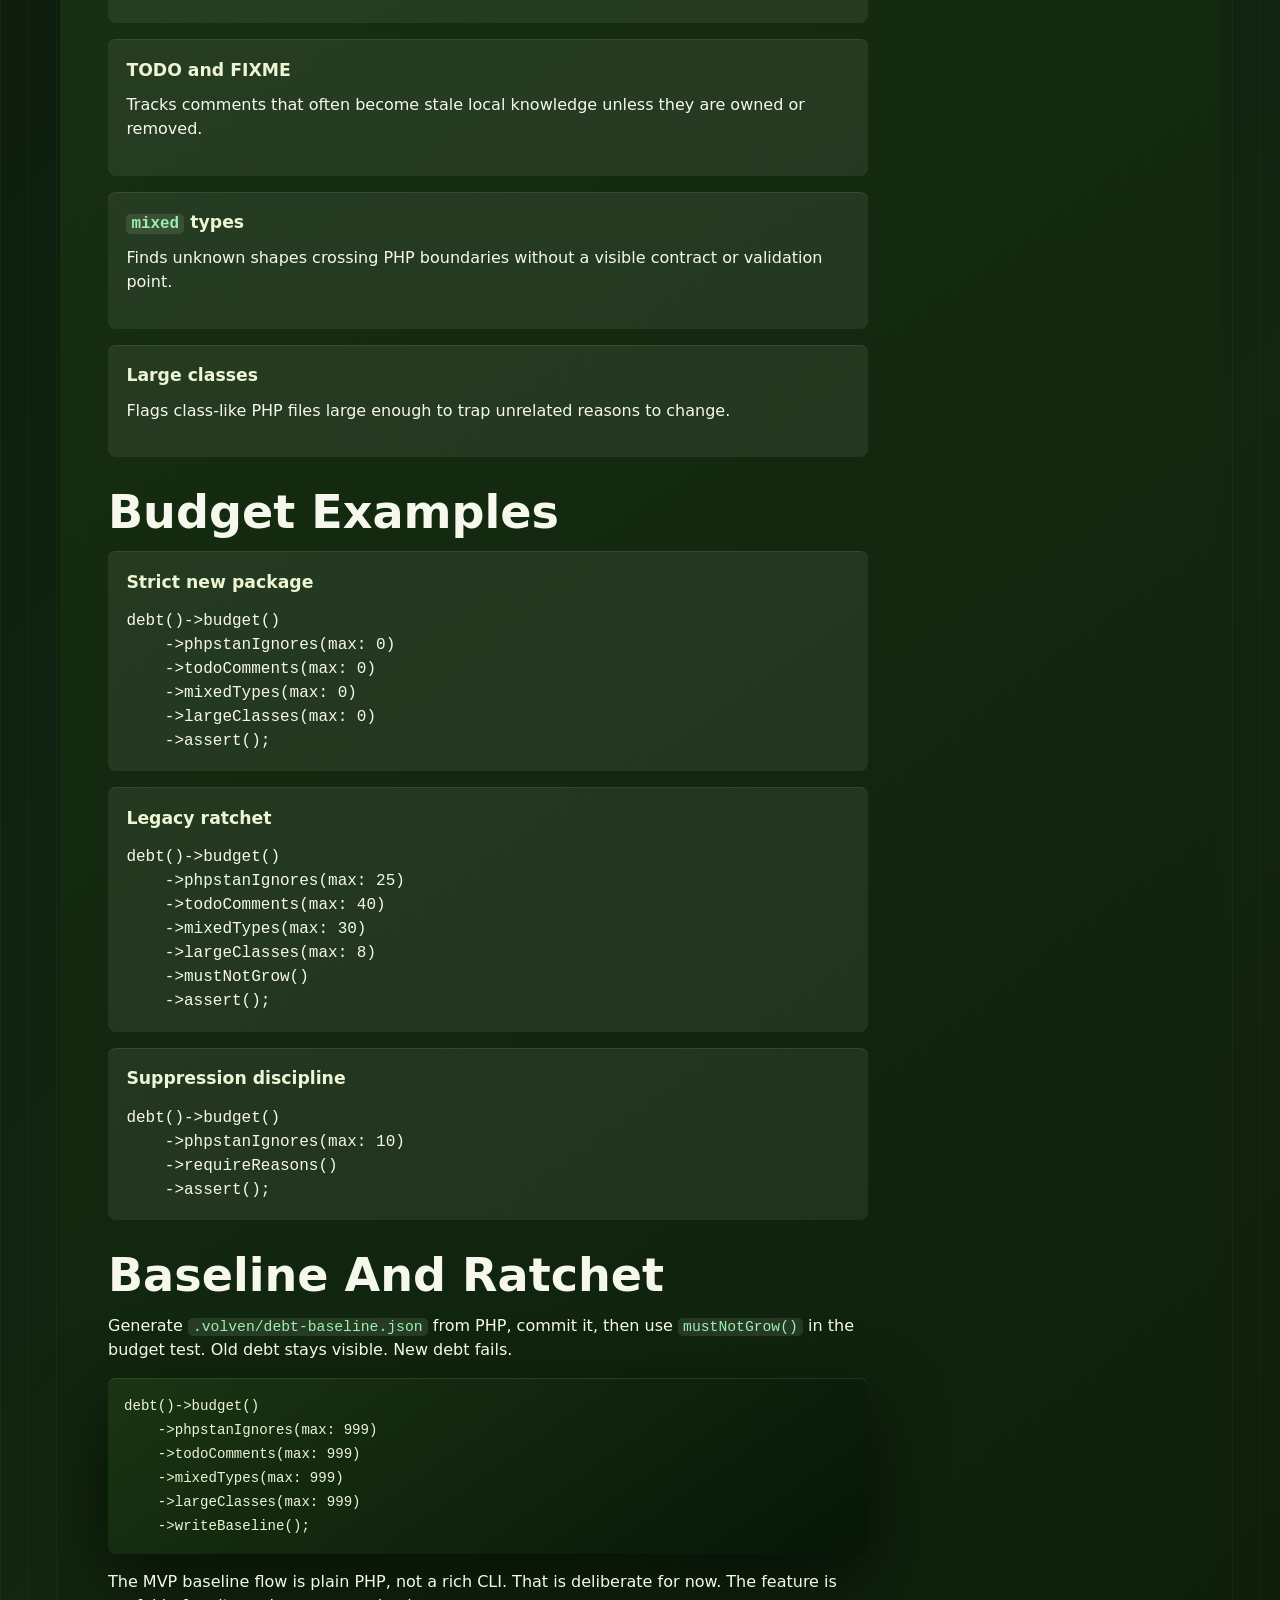
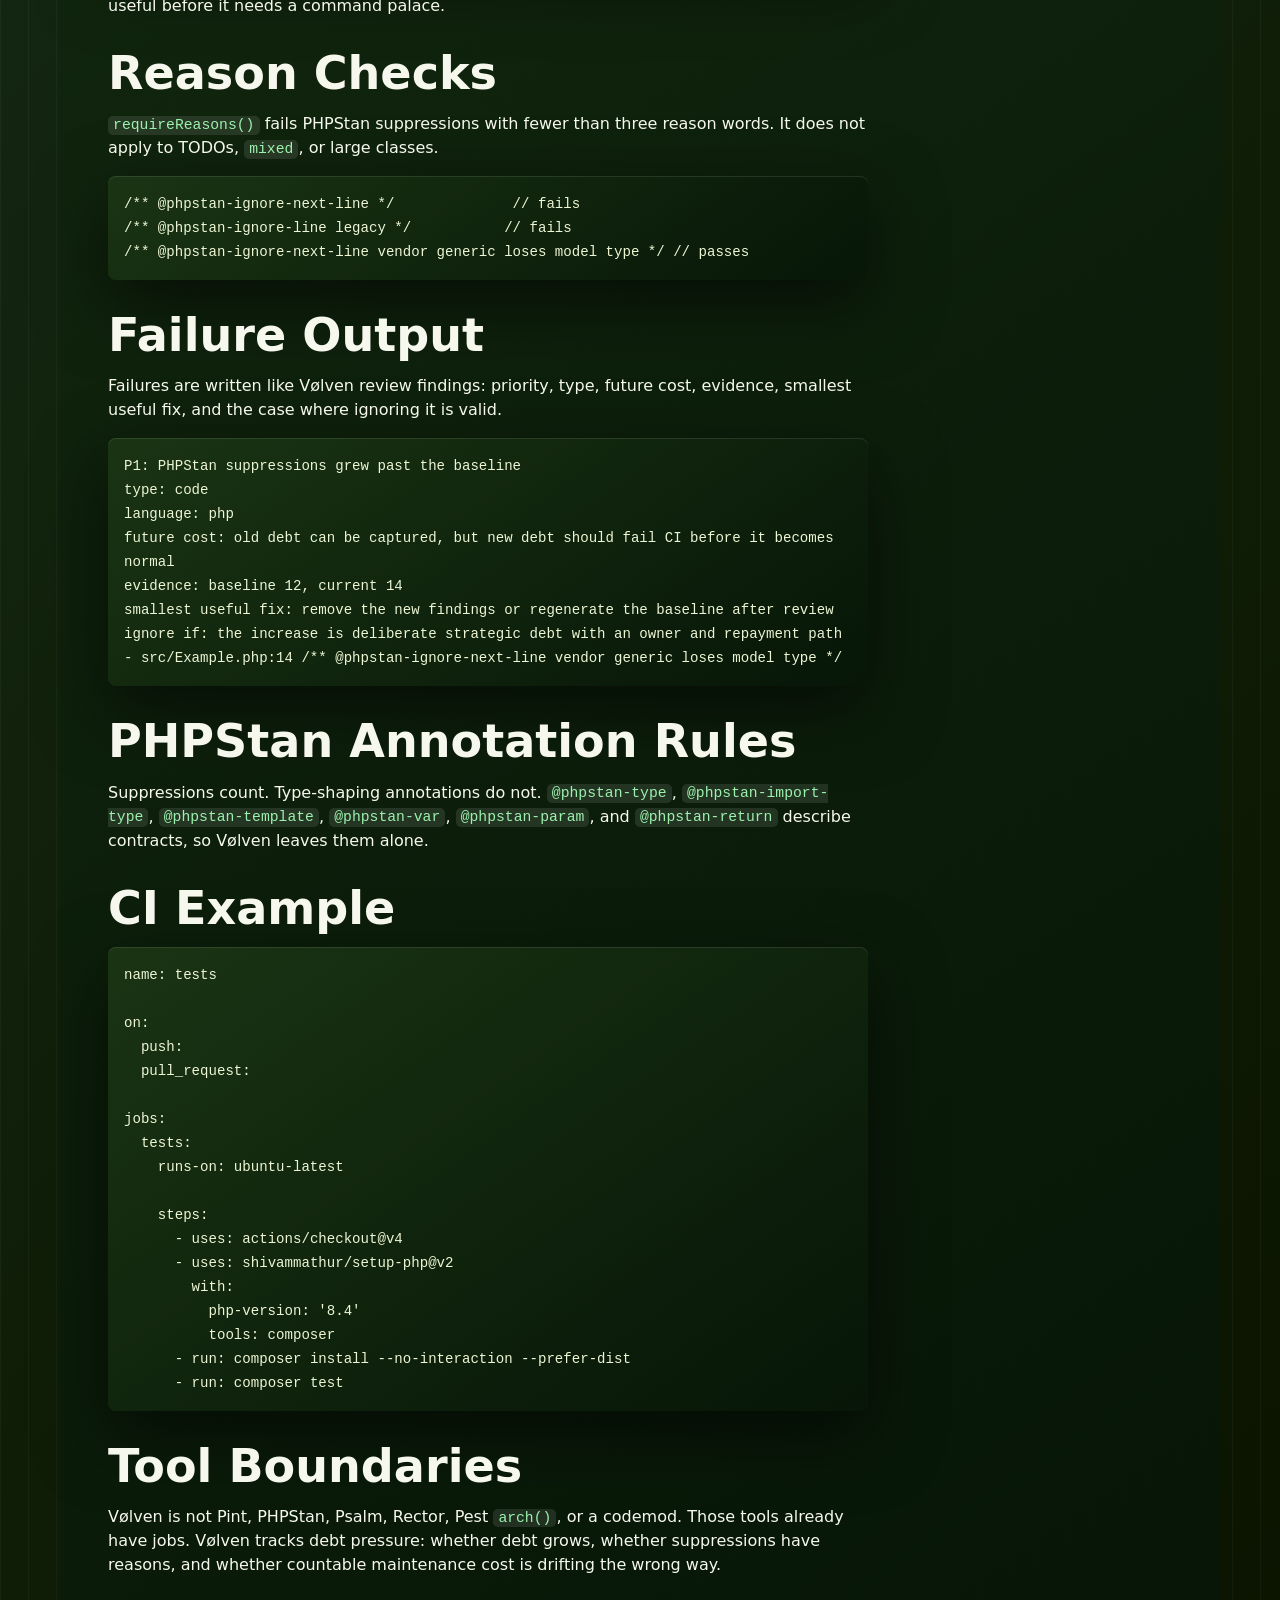
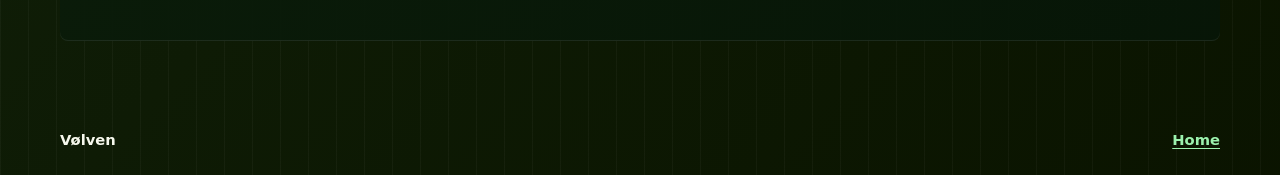
<file: pest-plugin/index.html>
<!doctype html>
<html lang="en">
<head>
    <meta charset="utf-8">
    <meta name="viewport" content="width=device-width, initial-scale=1">
    <title>Vølven Pest Plugin</title>
    <meta name="description" content="Vølven Pest plugin documentation for deterministic PHP technical-debt budgets, baselines, ratchets, and CI checks.">
    <link rel="icon" href="../assets/images/baseline-ratchet.png">
    <link rel="stylesheet" href="../assets/styles.css">
</head>
<body>
    <header class="site-header" aria-label="Site header">
        <a class="brand" href="../index.html" aria-label="Vølven home">
            <span class="brand-mark" aria-hidden="true">ᚠ</span>
            <span>Vølven</span>
        </a>
        <nav aria-label="Primary navigation">
            <a href="../index.html">Home</a>
            <a href="../debt-skills/">Debt skills</a>
            <a href="https://github.com/odinns/volven-pest-plugin">GitHub</a>
        </nav>
    </header>

    <main>
        <section class="doc-hero">
            <div>
                <p class="eyebrow">Pest plugin</p>
                <h1>Make debt growth fail in CI.</h1>
                <p class="hero-copy">The plugin scans deterministic PHP debt signals, compares them to explicit budgets, and can ratchet against a committed baseline.</p>
                <div class="hero-actions">
                    <a class="button primary" href="#quickstart">Try it in one test</a>
                    <a class="button secondary" href="https://github.com/odinns/volven-pest-plugin">View on GitHub</a>
                </div>
            </div>
            <img class="doc-hero-image" src="../assets/images/baseline-ratchet.png" alt="">
        </section>

        <section class="section doc-section wide">
            <div class="doc-layout pest-doc">
                <article>
                    <h2 id="quickstart">Quickstart</h2>
                    <p>Install the plugin, add one Pest test, and make technical-debt growth part of the build instead of a thing someone remembers during code review.</p>
                    <pre class="code-block"><code>composer require --dev odinns/volven-pest-plugin</code></pre>

                    <pre class="code-block"><code>it('keeps debt inside the budget', function (): void {
    debt()->budget()
        ->phpstanIgnores(max: 12)
        ->todoComments(max: 20)
        ->mixedTypes(max: 12)
        ->largeClasses(max: 5)
        ->mustNotGrow()
        ->requireReasons()
        ->assert();
});</code></pre>

                    <div class="doc-callout">
                        <strong>What happens next:</strong>
                        <p>Existing counts must stay inside the budgets. If <code>mustNotGrow()</code> is enabled, anything above the committed baseline fails with concrete examples.</p>
                    </div>

                    <h2 id="signals">Supported Signals</h2>
                    <div class="signal-list">
                        <article>
                            <h3>PHPStan suppressions</h3>
                            <p>Counts <code>@phpstan-ignore</code>, <code>@phpstan-ignore-line</code>, <code>@phpstan-ignore-next-line</code>, and <code>@phpstan-ignore-*</code>.</p>
                        </article>
                        <article>
                            <h3>TODO and FIXME</h3>
                            <p>Tracks comments that often become stale local knowledge unless they are owned or removed.</p>
                        </article>
                        <article>
                            <h3><code>mixed</code> types</h3>
                            <p>Finds unknown shapes crossing PHP boundaries without a visible contract or validation point.</p>
                        </article>
                        <article>
                            <h3>Large classes</h3>
                            <p>Flags class-like PHP files large enough to trap unrelated reasons to change.</p>
                        </article>
                    </div>

                    <h2 id="budgets">Budget Examples</h2>
                    <div class="example-grid">
                        <article class="example-card">
                            <h3>Strict new package</h3>
                            <pre><code>debt()->budget()
    ->phpstanIgnores(max: 0)
    ->todoComments(max: 0)
    ->mixedTypes(max: 0)
    ->largeClasses(max: 0)
    ->assert();</code></pre>
                        </article>
                        <article class="example-card">
                            <h3>Legacy ratchet</h3>
                            <pre><code>debt()->budget()
    ->phpstanIgnores(max: 25)
    ->todoComments(max: 40)
    ->mixedTypes(max: 30)
    ->largeClasses(max: 8)
    ->mustNotGrow()
    ->assert();</code></pre>
                        </article>
                        <article class="example-card">
                            <h3>Suppression discipline</h3>
                            <pre><code>debt()->budget()
    ->phpstanIgnores(max: 10)
    ->requireReasons()
    ->assert();</code></pre>
                        </article>
                    </div>

                    <h2 id="baseline">Baseline And Ratchet</h2>
                    <p>Generate <code>.volven/debt-baseline.json</code> from PHP, commit it, then use <code>mustNotGrow()</code> in the budget test. Old debt stays visible. New debt fails.</p>
                    <pre class="code-block"><code>debt()->budget()
    ->phpstanIgnores(max: 999)
    ->todoComments(max: 999)
    ->mixedTypes(max: 999)
    ->largeClasses(max: 999)
    ->writeBaseline();</code></pre>

                    <p>The MVP baseline flow is plain PHP, not a rich CLI. That is deliberate for now. The feature is useful before it needs a command palace.</p>

                    <h2 id="reasons">Reason Checks</h2>
                    <p><code>requireReasons()</code> fails PHPStan suppressions with fewer than three reason words. It does not apply to TODOs, <code>mixed</code>, or large classes.</p>
                    <pre class="code-block"><code>/** @phpstan-ignore-next-line */              // fails
/** @phpstan-ignore-line legacy */           // fails
/** @phpstan-ignore-next-line vendor generic loses model type */ // passes</code></pre>

                    <h2 id="output">Failure Output</h2>
                    <p>Failures are written like Vølven review findings: priority, type, future cost, evidence, smallest useful fix, and the case where ignoring it is valid.</p>
                    <pre class="code-block"><code>P1: PHPStan suppressions grew past the baseline
type: code
language: php
future cost: old debt can be captured, but new debt should fail CI before it becomes normal
evidence: baseline 12, current 14
smallest useful fix: remove the new findings or regenerate the baseline after review
ignore if: the increase is deliberate strategic debt with an owner and repayment path
- src/Example.php:14 /** @phpstan-ignore-next-line vendor generic loses model type */</code></pre>

                    <h2 id="phpstan">PHPStan Annotation Rules</h2>
                    <p>Suppressions count. Type-shaping annotations do not. <code>@phpstan-type</code>, <code>@phpstan-import-type</code>, <code>@phpstan-template</code>, <code>@phpstan-var</code>, <code>@phpstan-param</code>, and <code>@phpstan-return</code> describe contracts, so Vølven leaves them alone.</p>

                    <h2 id="ci">CI Example</h2>
                    <pre class="code-block"><code>name: tests

on:
  push:
  pull_request:

jobs:
  tests:
    runs-on: ubuntu-latest

    steps:
      - uses: actions/checkout@v4
      - uses: shivammathur/setup-php@v2
        with:
          php-version: '8.4'
          tools: composer
      - run: composer install --no-interaction --prefer-dist
      - run: composer test</code></pre>

                    <h2 id="boundaries">Tool Boundaries</h2>
                    <p>Vølven is not Pint, PHPStan, Psalm, Rector, Pest <code>arch()</code>, or a codemod. Those tools already have jobs. Vølven tracks debt pressure: whether debt grows, whether suppressions have reasons, and whether countable maintenance cost is drifting the wrong way.</p>
                </article>
                <aside class="doc-nav" aria-label="Page navigation">
                    <a href="#quickstart">Quickstart</a>
                    <a href="#signals">Signals</a>
                    <a href="#budgets">Budgets</a>
                    <a href="#baseline">Baseline</a>
                    <a href="#reasons">Reasons</a>
                    <a href="#output">Output</a>
                    <a href="#ci">CI</a>
                    <a href="#boundaries">Boundaries</a>
                </aside>
            </div>
        </section>
    </main>

    <footer>
        <span>Vølven</span>
        <span><a href="../index.html">Home</a></span>
    </footer>

    <script src="../assets/site.js"></script>
</body>
</html>
</file>
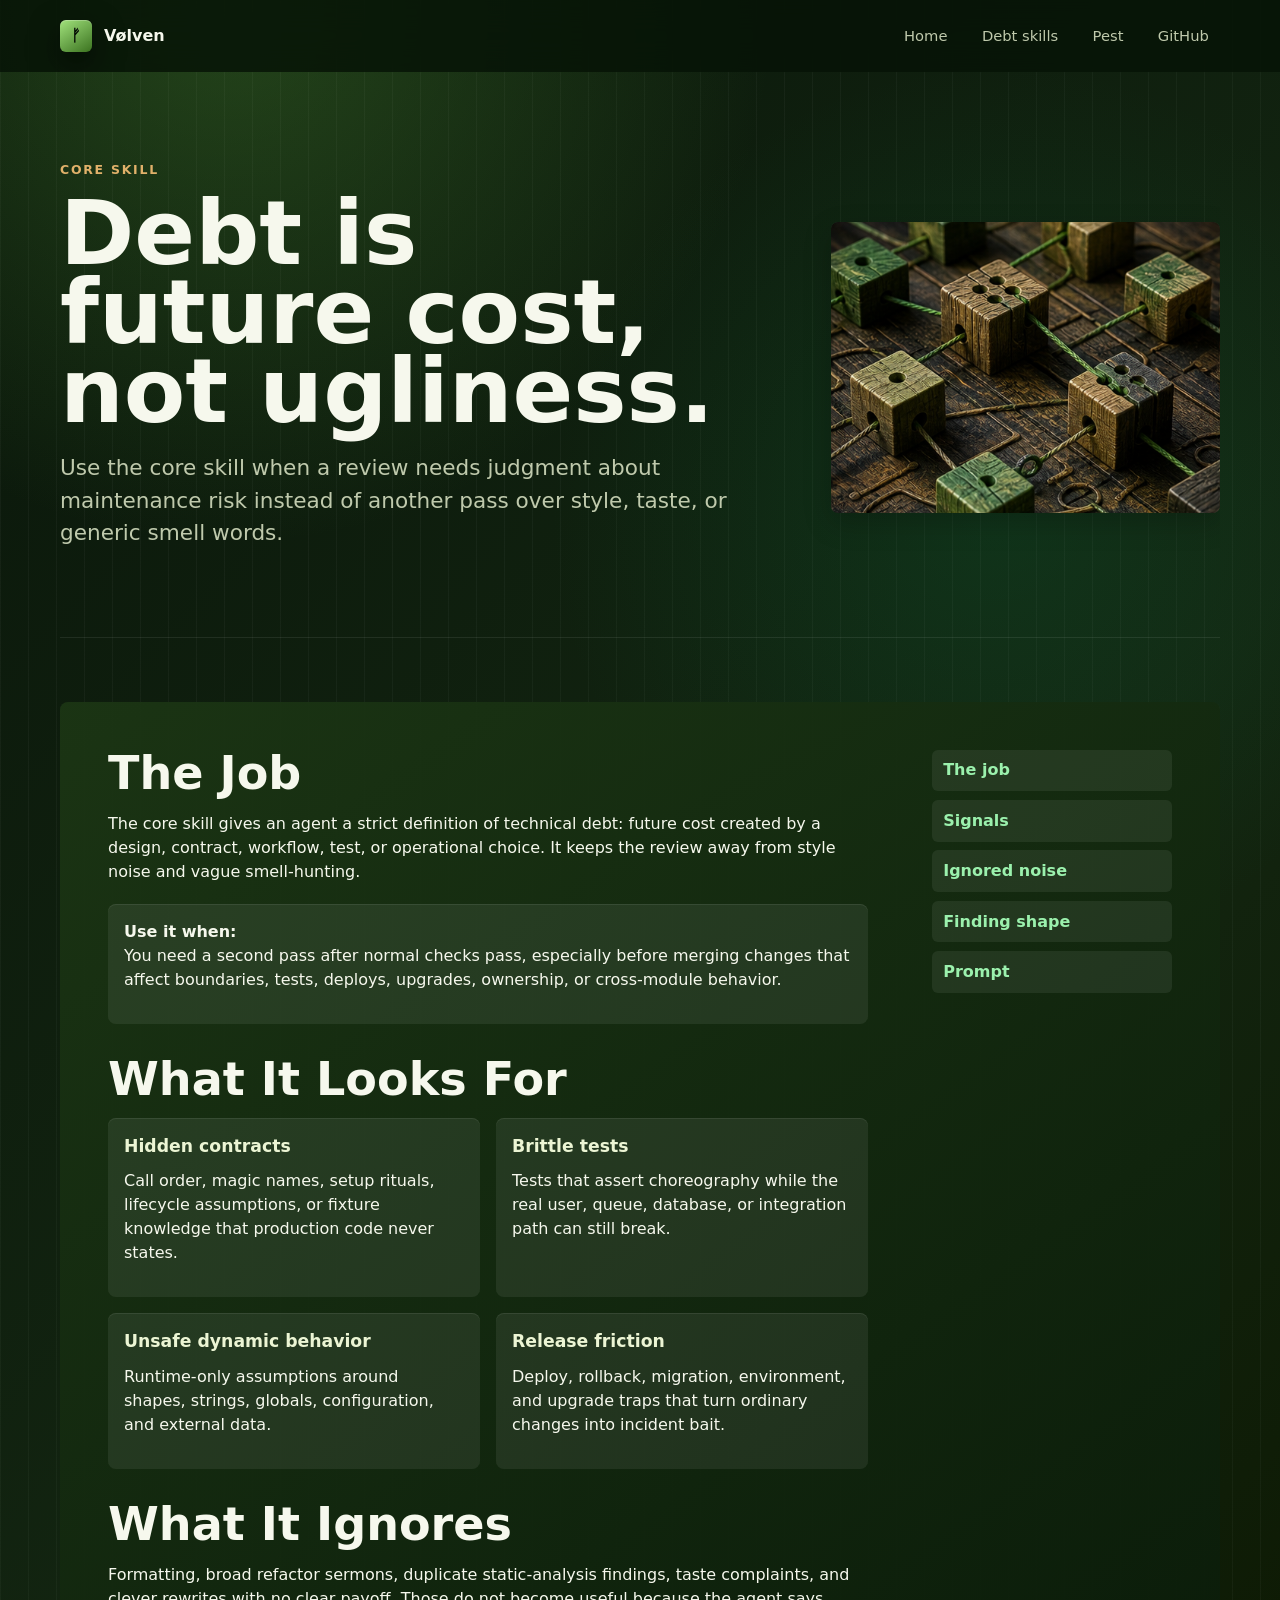
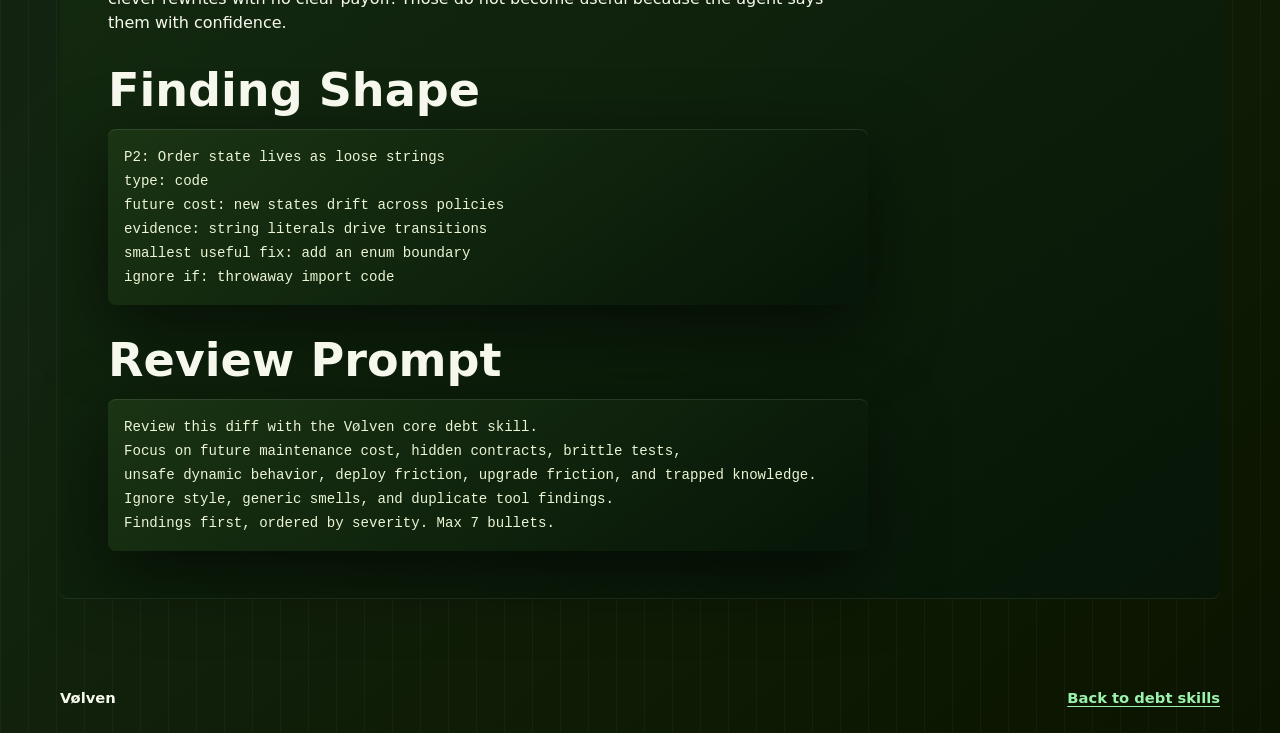
<file: debt-skills/core.html>
<!doctype html>
<html lang="en">
<head>
    <meta charset="utf-8">
    <meta name="viewport" content="width=device-width, initial-scale=1">
    <title>Core Debt Skill | Vølven</title>
    <meta name="description" content="The core Vølven debt-review doctrine for finding future maintenance cost instead of style noise.">
    <link rel="icon" href="../assets/images/baseline-ratchet.png">
    <link rel="stylesheet" href="../assets/styles.css">
</head>
<body>
    <header class="site-header" aria-label="Site header">
        <a class="brand" href="../index.html" aria-label="Vølven home">
            <span class="brand-mark" aria-hidden="true">ᚠ</span>
            <span>Vølven</span>
        </a>
        <nav aria-label="Primary navigation">
            <a href="../index.html">Home</a>
            <a href="./">Debt skills</a>
            <a href="../pest-plugin/">Pest</a>
            <a href="https://github.com/odinns/volven-debt-skill">GitHub</a>
        </nav>
    </header>

    <main>
        <section class="doc-hero">
            <div>
                <p class="eyebrow">Core skill</p>
                <h1>Debt is future cost, not ugliness.</h1>
                <p class="hero-copy">Use the core skill when a review needs judgment about maintenance risk instead of another pass over style, taste, or generic smell words.</p>
            </div>
            <img class="doc-hero-image" src="../assets/images/hidden-contracts.png" alt="">
        </section>

        <section class="section doc-section wide">
            <div class="doc-layout">
                <article>
                    <h2 id="job">The Job</h2>
                    <p>The core skill gives an agent a strict definition of technical debt: future cost created by a design, contract, workflow, test, or operational choice. It keeps the review away from style noise and vague smell-hunting.</p>
                    <div class="doc-callout">
                        <strong>Use it when:</strong>
                        <p>You need a second pass after normal checks pass, especially before merging changes that affect boundaries, tests, deploys, upgrades, ownership, or cross-module behavior.</p>
                    </div>

                    <h2 id="signals">What It Looks For</h2>
                    <div class="signal-list">
                        <article>
                            <h3>Hidden contracts</h3>
                            <p>Call order, magic names, setup rituals, lifecycle assumptions, or fixture knowledge that production code never states.</p>
                        </article>
                        <article>
                            <h3>Brittle tests</h3>
                            <p>Tests that assert choreography while the real user, queue, database, or integration path can still break.</p>
                        </article>
                        <article>
                            <h3>Unsafe dynamic behavior</h3>
                            <p>Runtime-only assumptions around shapes, strings, globals, configuration, and external data.</p>
                        </article>
                        <article>
                            <h3>Release friction</h3>
                            <p>Deploy, rollback, migration, environment, and upgrade traps that turn ordinary changes into incident bait.</p>
                        </article>
                    </div>

                    <h2 id="ignore">What It Ignores</h2>
                    <p>Formatting, broad refactor sermons, duplicate static-analysis findings, taste complaints, and clever rewrites with no clear payoff. Those do not become useful because the agent says them with confidence.</p>

                    <h2 id="finding">Finding Shape</h2>
                    <pre class="code-block"><code>P2: Order state lives as loose strings
type: code
future cost: new states drift across policies
evidence: string literals drive transitions
smallest useful fix: add an enum boundary
ignore if: throwaway import code</code></pre>

                    <h2 id="prompt">Review Prompt</h2>
                    <pre class="code-block"><code>Review this diff with the Vølven core debt skill.
Focus on future maintenance cost, hidden contracts, brittle tests,
unsafe dynamic behavior, deploy friction, upgrade friction, and trapped knowledge.
Ignore style, generic smells, and duplicate tool findings.
Findings first, ordered by severity. Max 7 bullets.</code></pre>
                </article>
                <aside class="doc-nav" aria-label="Page navigation">
                    <a href="#job">The job</a>
                    <a href="#signals">Signals</a>
                    <a href="#ignore">Ignored noise</a>
                    <a href="#finding">Finding shape</a>
                    <a href="#prompt">Prompt</a>
                </aside>
            </div>
        </section>
    </main>

    <footer>
        <span>Vølven</span>
        <span><a href="./">Back to debt skills</a></span>
    </footer>

    <script src="../assets/site.js"></script>
</body>
</html>
</file>
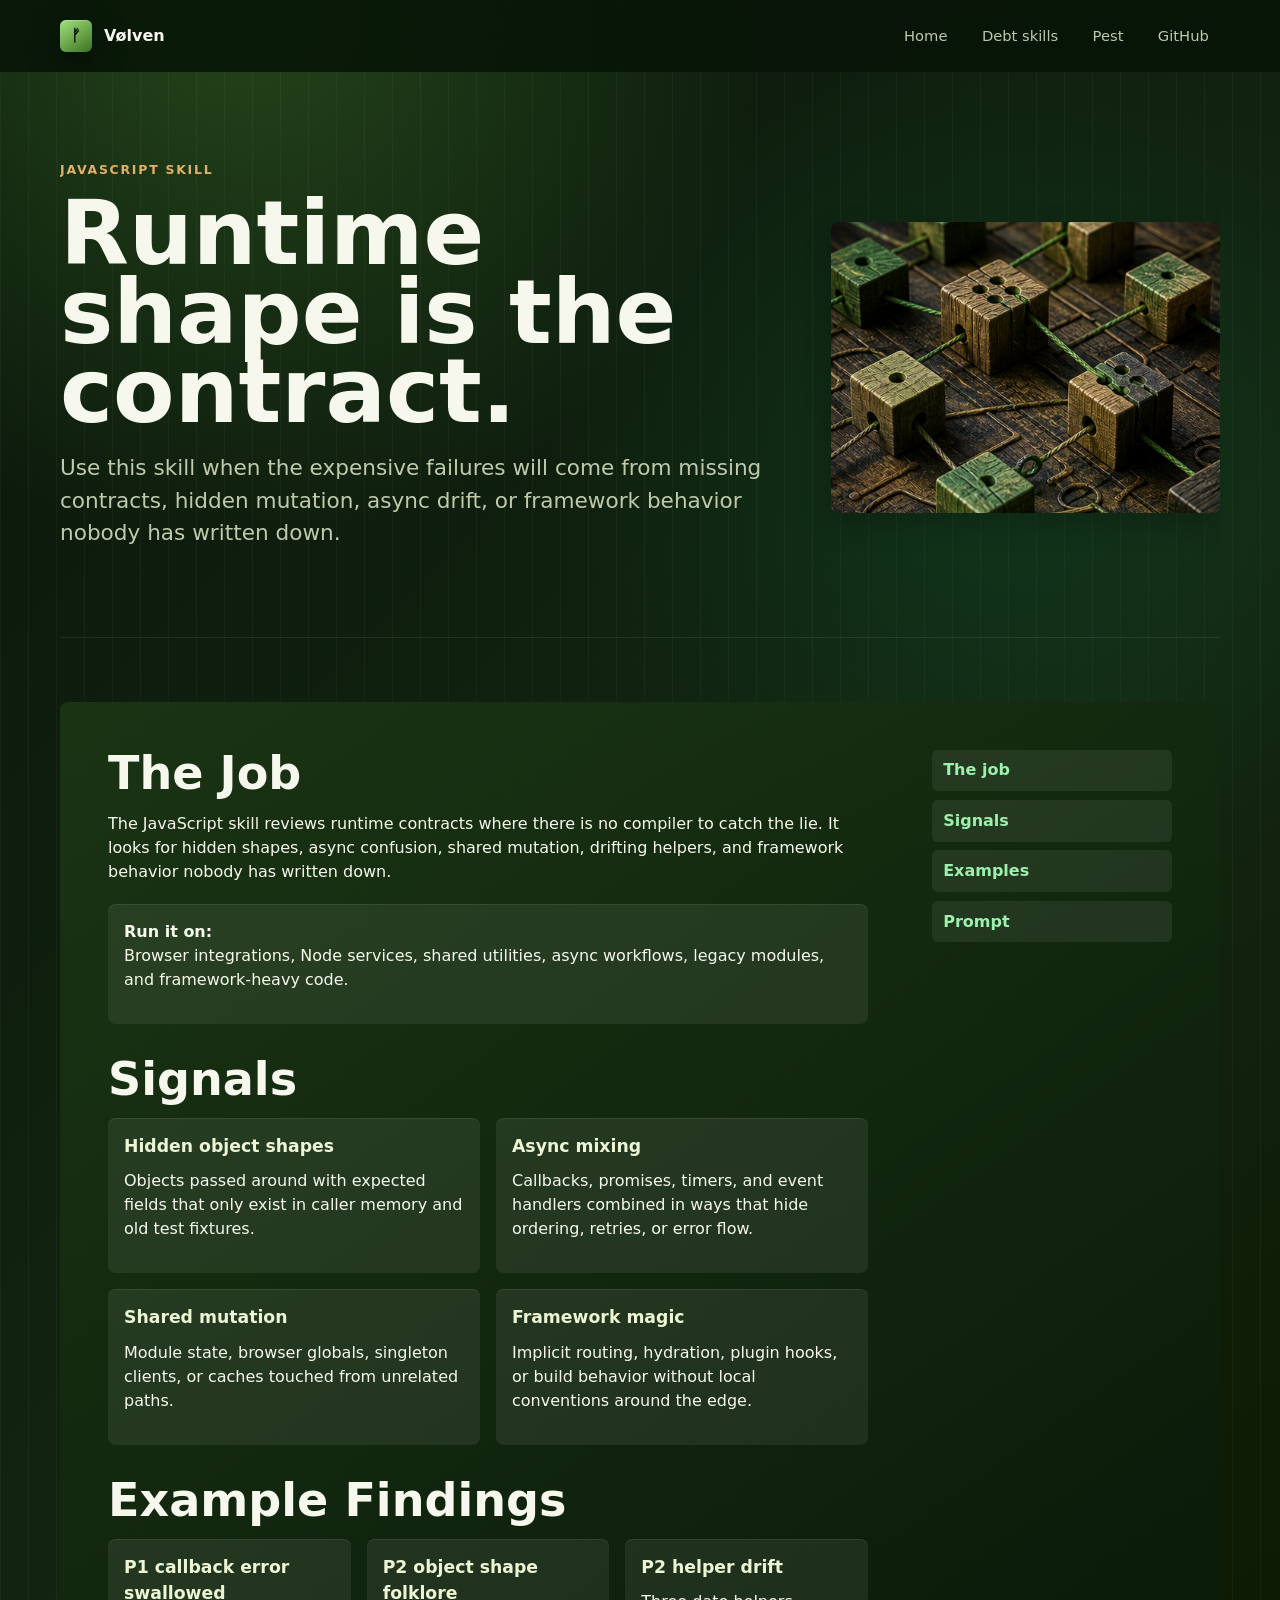
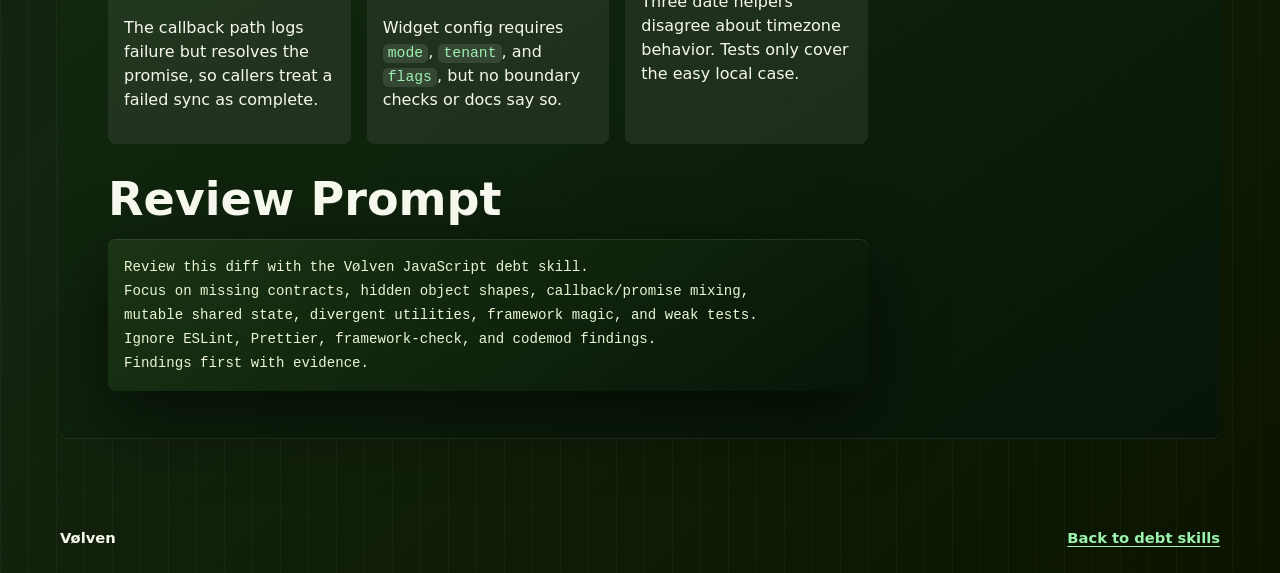
<file: debt-skills/javascript.html>
<!doctype html>
<html lang="en">
<head>
    <meta charset="utf-8">
    <meta name="viewport" content="width=device-width, initial-scale=1">
    <title>JavaScript Debt Skill | Vølven</title>
    <meta name="description" content="The Vølven JavaScript debt skill reviews missing contracts, hidden object shapes, async mixing, shared state, utility drift, framework magic, and weak tests.">
    <link rel="icon" href="../assets/images/baseline-ratchet.png">
    <link rel="stylesheet" href="../assets/styles.css">
</head>
<body>
    <header class="site-header" aria-label="Site header">
        <a class="brand" href="../index.html" aria-label="Vølven home">
            <span class="brand-mark" aria-hidden="true">ᚠ</span>
            <span>Vølven</span>
        </a>
        <nav aria-label="Primary navigation">
            <a href="../index.html">Home</a>
            <a href="./">Debt skills</a>
            <a href="../pest-plugin/">Pest</a>
            <a href="https://github.com/odinns/volven-debt-javascript-skill">GitHub</a>
        </nav>
    </header>

    <main>
        <section class="doc-hero">
            <div>
                <p class="eyebrow">JavaScript skill</p>
                <h1>Runtime shape is the contract.</h1>
                <p class="hero-copy">Use this skill when the expensive failures will come from missing contracts, hidden mutation, async drift, or framework behavior nobody has written down.</p>
            </div>
            <img class="doc-hero-image" src="../assets/images/hidden-contracts.png" alt="">
        </section>

        <section class="section doc-section wide">
            <div class="doc-layout">
                <article>
                    <h2 id="job">The Job</h2>
                    <p>The JavaScript skill reviews runtime contracts where there is no compiler to catch the lie. It looks for hidden shapes, async confusion, shared mutation, drifting helpers, and framework behavior nobody has written down.</p>
                    <div class="doc-callout">
                        <strong>Run it on:</strong>
                        <p>Browser integrations, Node services, shared utilities, async workflows, legacy modules, and framework-heavy code.</p>
                    </div>

                    <h2 id="signals">Signals</h2>
                    <div class="signal-list">
                        <article>
                            <h3>Hidden object shapes</h3>
                            <p>Objects passed around with expected fields that only exist in caller memory and old test fixtures.</p>
                        </article>
                        <article>
                            <h3>Async mixing</h3>
                            <p>Callbacks, promises, timers, and event handlers combined in ways that hide ordering, retries, or error flow.</p>
                        </article>
                        <article>
                            <h3>Shared mutation</h3>
                            <p>Module state, browser globals, singleton clients, or caches touched from unrelated paths.</p>
                        </article>
                        <article>
                            <h3>Framework magic</h3>
                            <p>Implicit routing, hydration, plugin hooks, or build behavior without local conventions around the edge.</p>
                        </article>
                    </div>

                    <h2 id="examples">Example Findings</h2>
                    <div class="example-grid">
                        <article class="example-card">
                            <h3>P1 callback error swallowed</h3>
                            <p>The callback path logs failure but resolves the promise, so callers treat a failed sync as complete.</p>
                        </article>
                        <article class="example-card">
                            <h3>P2 object shape folklore</h3>
                            <p>Widget config requires <code>mode</code>, <code>tenant</code>, and <code>flags</code>, but no boundary checks or docs say so.</p>
                        </article>
                        <article class="example-card">
                            <h3>P2 helper drift</h3>
                            <p>Three date helpers disagree about timezone behavior. Tests only cover the easy local case.</p>
                        </article>
                    </div>

                    <h2 id="prompt">Review Prompt</h2>
                    <pre class="code-block"><code>Review this diff with the Vølven JavaScript debt skill.
Focus on missing contracts, hidden object shapes, callback/promise mixing,
mutable shared state, divergent utilities, framework magic, and weak tests.
Ignore ESLint, Prettier, framework-check, and codemod findings.
Findings first with evidence.</code></pre>
                </article>
                <aside class="doc-nav" aria-label="Page navigation">
                    <a href="#job">The job</a>
                    <a href="#signals">Signals</a>
                    <a href="#examples">Examples</a>
                    <a href="#prompt">Prompt</a>
                </aside>
            </div>
        </section>
    </main>

    <footer>
        <span>Vølven</span>
        <span><a href="./">Back to debt skills</a></span>
    </footer>

    <script src="../assets/site.js"></script>
</body>
</html>
</file>
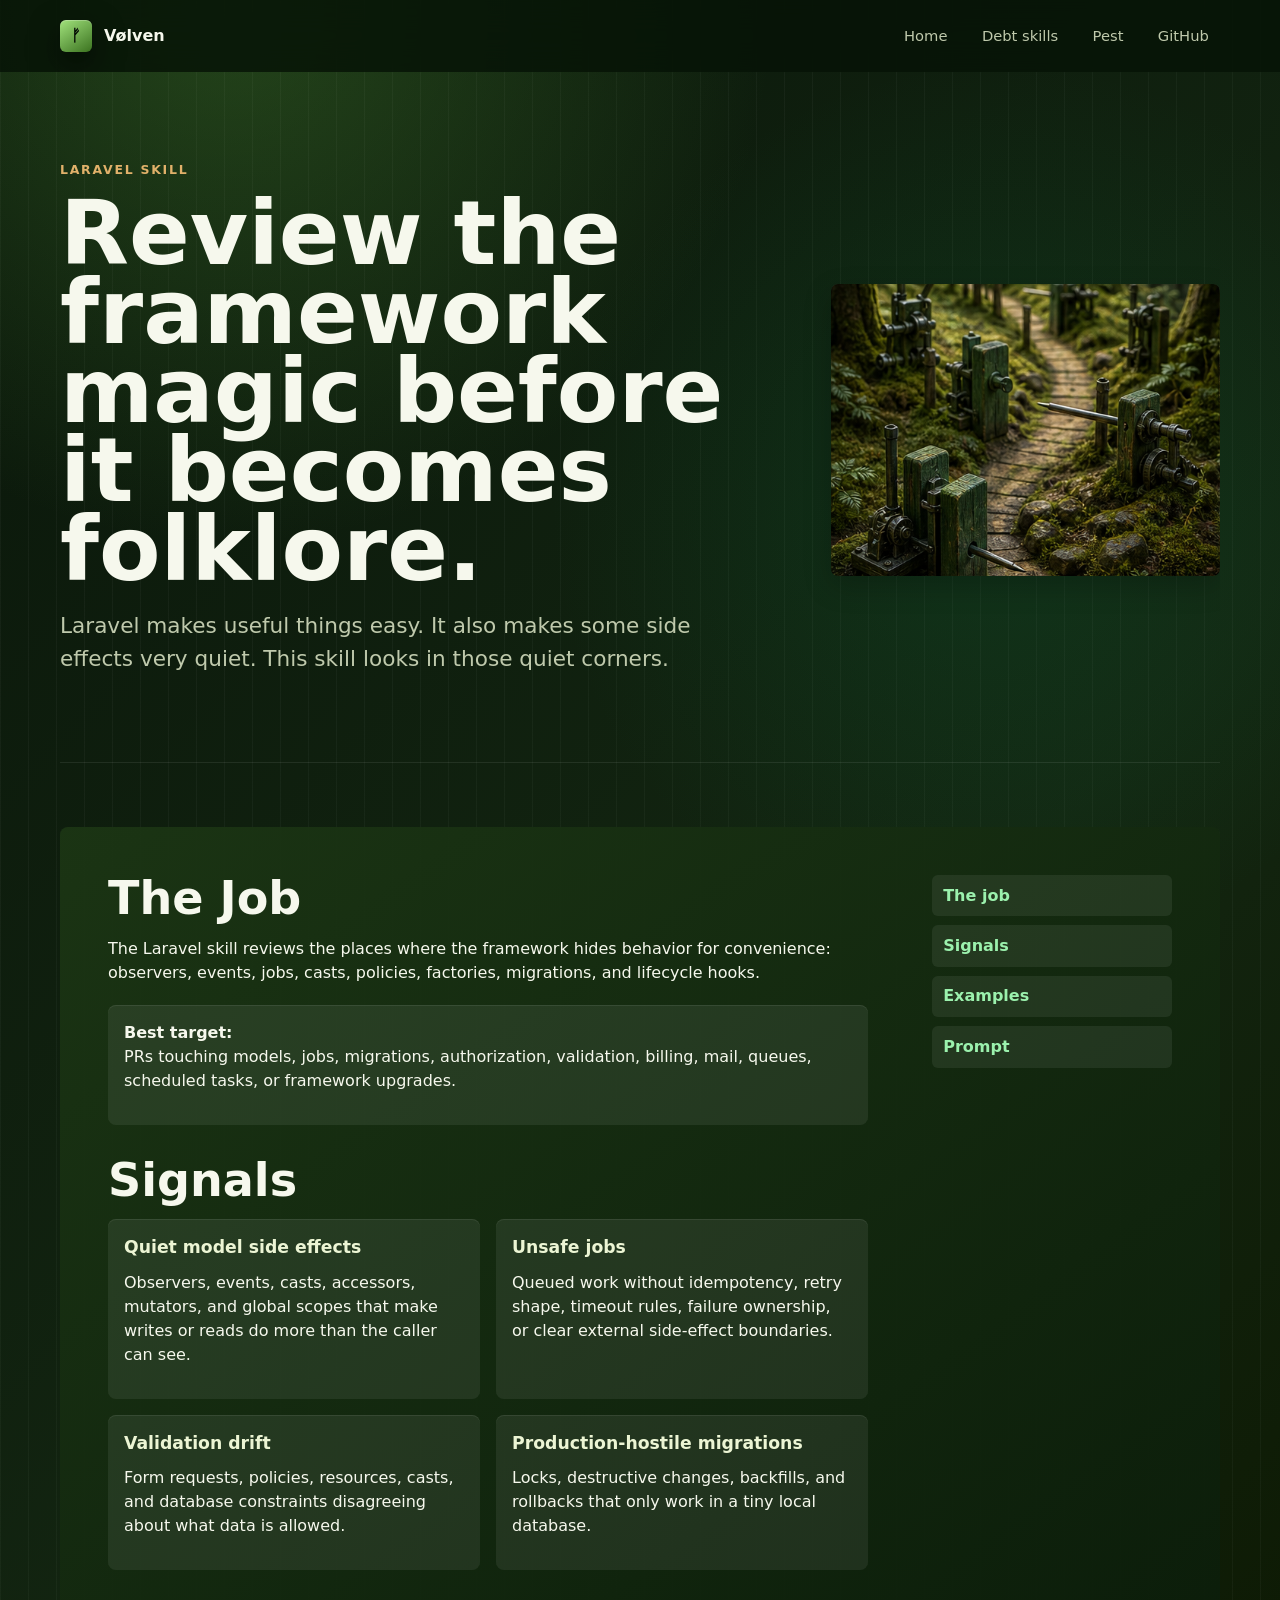
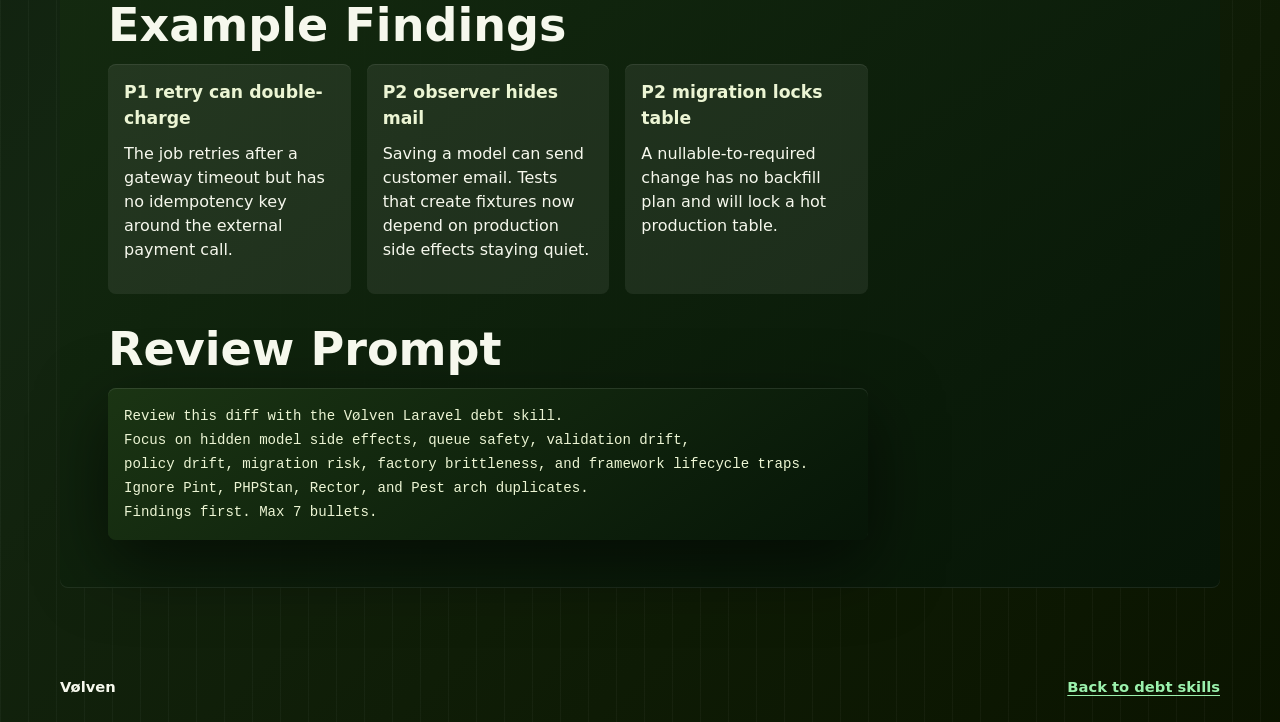
<file: debt-skills/laravel.html>
<!doctype html>
<html lang="en">
<head>
    <meta charset="utf-8">
    <meta name="viewport" content="width=device-width, initial-scale=1">
    <title>Laravel Debt Skill | Vølven</title>
    <meta name="description" content="The Vølven Laravel debt skill reviews observers, jobs, validation drift, risky migrations, policies, factories, and lifecycle traps.">
    <link rel="icon" href="../assets/images/baseline-ratchet.png">
    <link rel="stylesheet" href="../assets/styles.css">
</head>
<body>
    <header class="site-header" aria-label="Site header">
        <a class="brand" href="../index.html" aria-label="Vølven home">
            <span class="brand-mark" aria-hidden="true">ᚠ</span>
            <span>Vølven</span>
        </a>
        <nav aria-label="Primary navigation">
            <a href="../index.html">Home</a>
            <a href="./">Debt skills</a>
            <a href="../pest-plugin/">Pest</a>
            <a href="https://github.com/odinns/volven-debt-laravel-skill">GitHub</a>
        </nav>
    </header>

    <main>
        <section class="doc-hero">
            <div>
                <p class="eyebrow">Laravel skill</p>
                <h1>Review the framework magic before it becomes folklore.</h1>
                <p class="hero-copy">Laravel makes useful things easy. It also makes some side effects very quiet. This skill looks in those quiet corners.</p>
            </div>
            <img class="doc-hero-image" src="../assets/images/deploy-friction.png" alt="">
        </section>

        <section class="section doc-section wide">
            <div class="doc-layout">
                <article>
                    <h2 id="job">The Job</h2>
                    <p>The Laravel skill reviews the places where the framework hides behavior for convenience: observers, events, jobs, casts, policies, factories, migrations, and lifecycle hooks.</p>
                    <div class="doc-callout">
                        <strong>Best target:</strong>
                        <p>PRs touching models, jobs, migrations, authorization, validation, billing, mail, queues, scheduled tasks, or framework upgrades.</p>
                    </div>

                    <h2 id="signals">Signals</h2>
                    <div class="signal-list">
                        <article>
                            <h3>Quiet model side effects</h3>
                            <p>Observers, events, casts, accessors, mutators, and global scopes that make writes or reads do more than the caller can see.</p>
                        </article>
                        <article>
                            <h3>Unsafe jobs</h3>
                            <p>Queued work without idempotency, retry shape, timeout rules, failure ownership, or clear external side-effect boundaries.</p>
                        </article>
                        <article>
                            <h3>Validation drift</h3>
                            <p>Form requests, policies, resources, casts, and database constraints disagreeing about what data is allowed.</p>
                        </article>
                        <article>
                            <h3>Production-hostile migrations</h3>
                            <p>Locks, destructive changes, backfills, and rollbacks that only work in a tiny local database.</p>
                        </article>
                    </div>

                    <h2 id="examples">Example Findings</h2>
                    <div class="example-grid">
                        <article class="example-card">
                            <h3>P1 retry can double-charge</h3>
                            <p>The job retries after a gateway timeout but has no idempotency key around the external payment call.</p>
                        </article>
                        <article class="example-card">
                            <h3>P2 observer hides mail</h3>
                            <p>Saving a model can send customer email. Tests that create fixtures now depend on production side effects staying quiet.</p>
                        </article>
                        <article class="example-card">
                            <h3>P2 migration locks table</h3>
                            <p>A nullable-to-required change has no backfill plan and will lock a hot production table.</p>
                        </article>
                    </div>

                    <h2 id="prompt">Review Prompt</h2>
                    <pre class="code-block"><code>Review this diff with the Vølven Laravel debt skill.
Focus on hidden model side effects, queue safety, validation drift,
policy drift, migration risk, factory brittleness, and framework lifecycle traps.
Ignore Pint, PHPStan, Rector, and Pest arch duplicates.
Findings first. Max 7 bullets.</code></pre>
                </article>
                <aside class="doc-nav" aria-label="Page navigation">
                    <a href="#job">The job</a>
                    <a href="#signals">Signals</a>
                    <a href="#examples">Examples</a>
                    <a href="#prompt">Prompt</a>
                </aside>
            </div>
        </section>
    </main>

    <footer>
        <span>Vølven</span>
        <span><a href="./">Back to debt skills</a></span>
    </footer>

    <script src="../assets/site.js"></script>
</body>
</html>
</file>
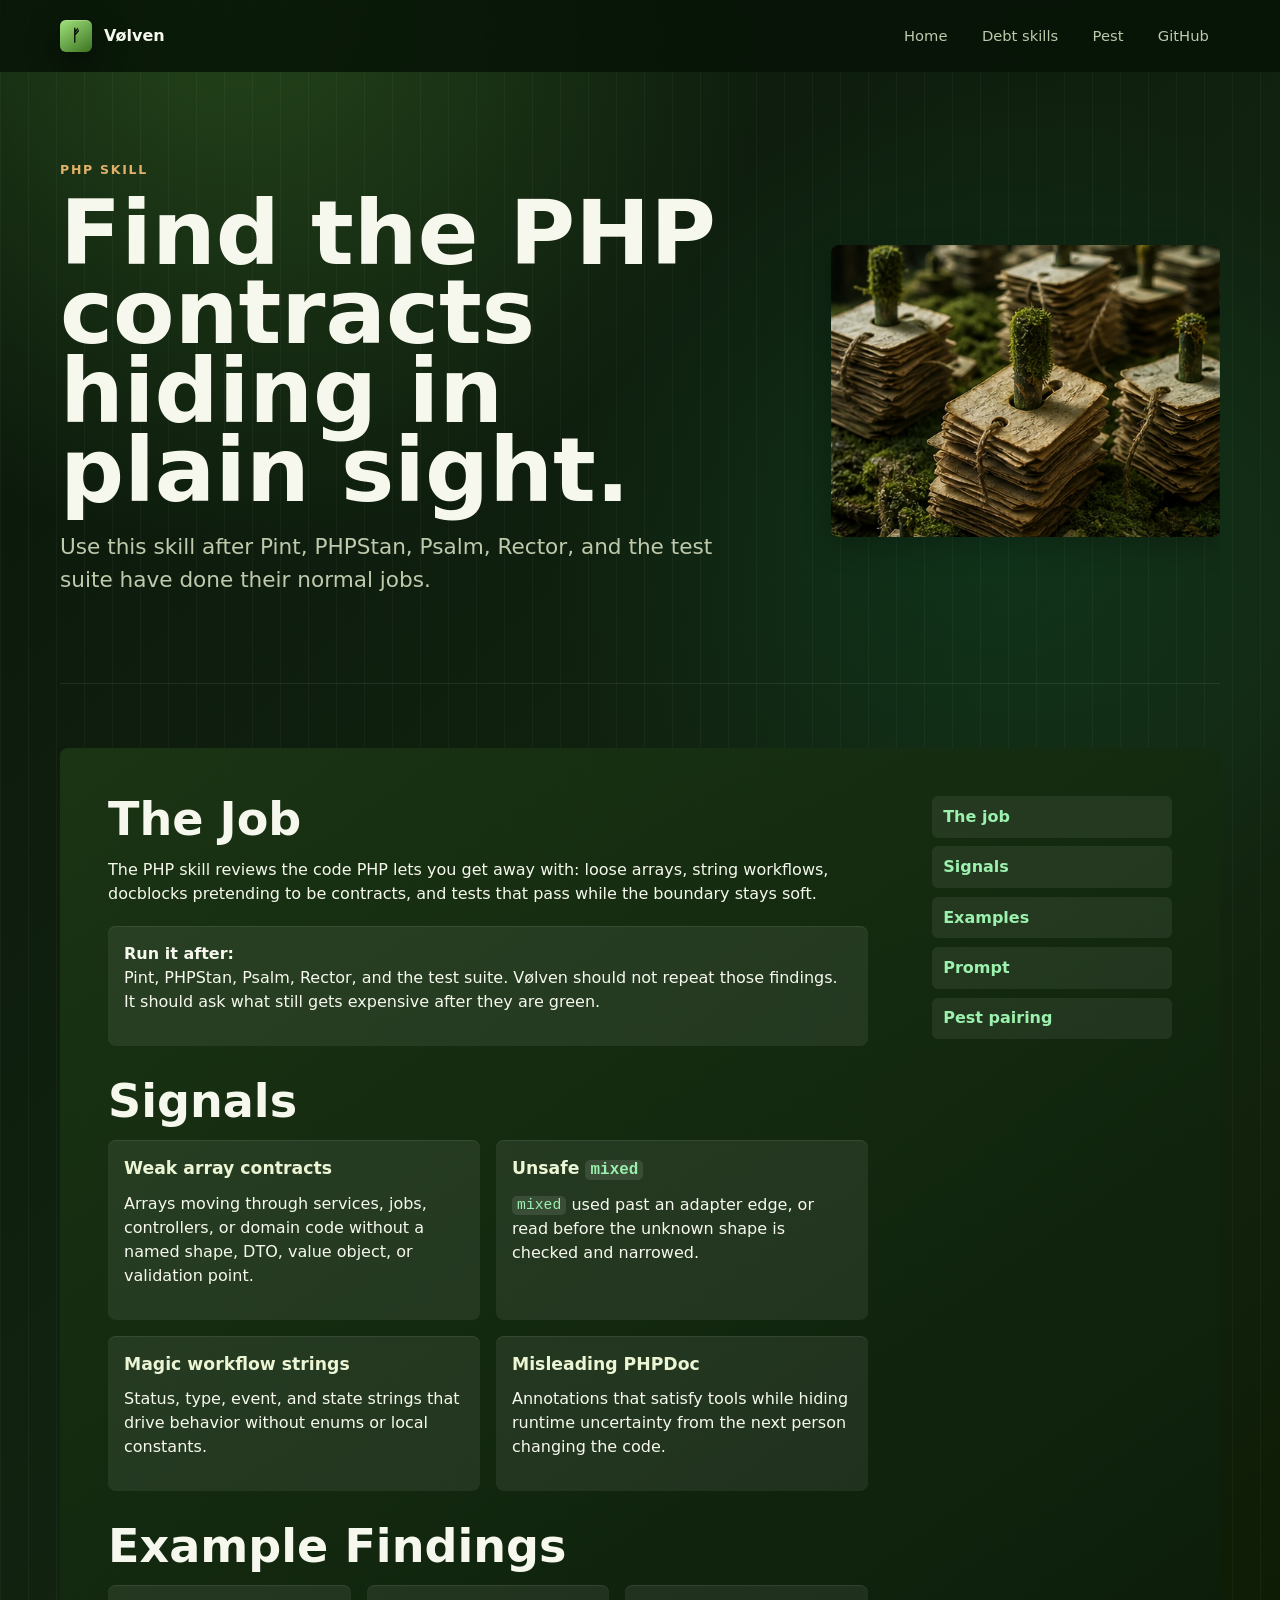
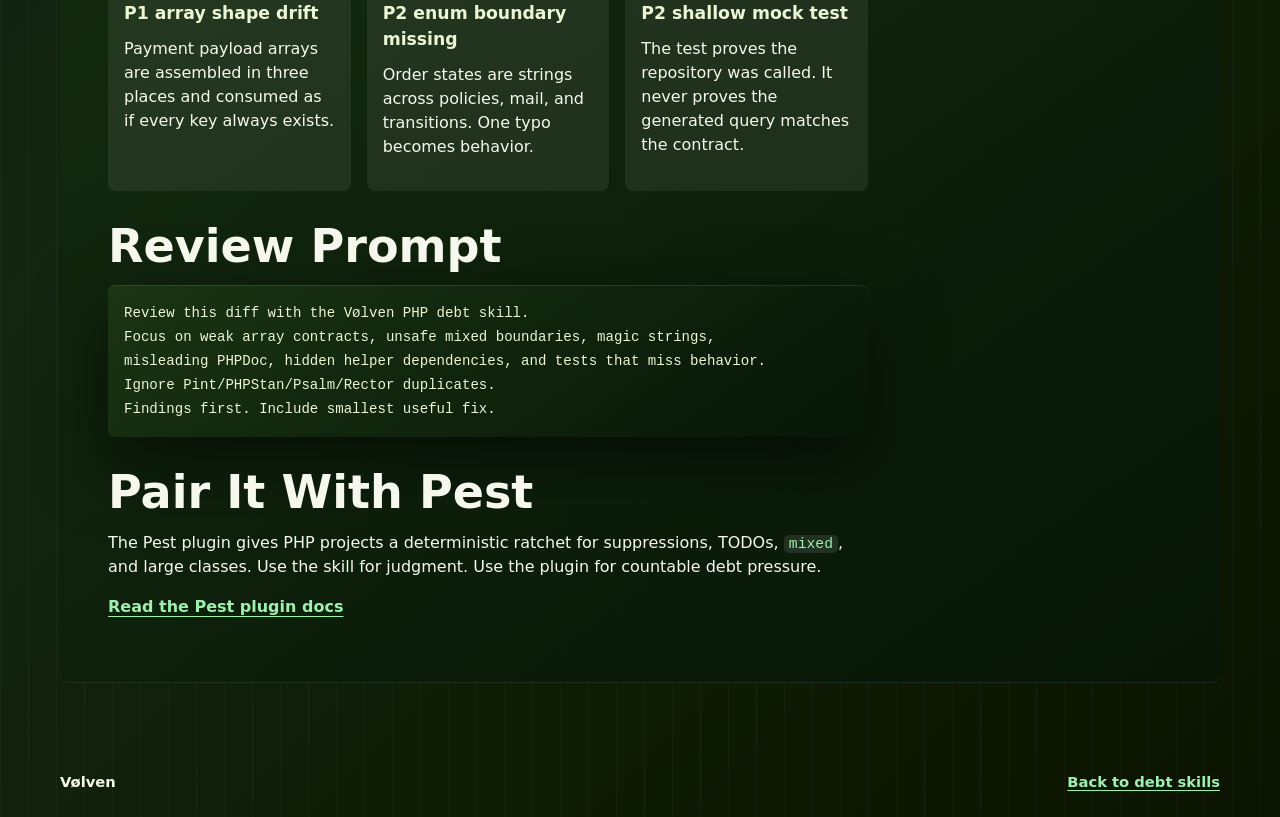
<file: debt-skills/php.html>
<!doctype html>
<html lang="en">
<head>
    <meta charset="utf-8">
    <meta name="viewport" content="width=device-width, initial-scale=1">
    <title>PHP Debt Skill | Vølven</title>
    <meta name="description" content="The Vølven PHP debt skill reviews weak contracts, unsafe mixed boundaries, magic strings, misleading PHPDoc, and shallow tests.">
    <link rel="icon" href="../assets/images/baseline-ratchet.png">
    <link rel="stylesheet" href="../assets/styles.css">
</head>
<body>
    <header class="site-header" aria-label="Site header">
        <a class="brand" href="../index.html" aria-label="Vølven home">
            <span class="brand-mark" aria-hidden="true">ᚠ</span>
            <span>Vølven</span>
        </a>
        <nav aria-label="Primary navigation">
            <a href="../index.html">Home</a>
            <a href="./">Debt skills</a>
            <a href="../pest-plugin/">Pest</a>
            <a href="https://github.com/odinns/volven-debt-php-skill">GitHub</a>
        </nav>
    </header>

    <main>
        <section class="doc-hero">
            <div>
                <p class="eyebrow">PHP skill</p>
                <h1>Find the PHP contracts hiding in plain sight.</h1>
                <p class="hero-copy">Use this skill after Pint, PHPStan, Psalm, Rector, and the test suite have done their normal jobs.</p>
            </div>
            <img class="doc-hero-image" src="../assets/images/growing-suppressions.png" alt="">
        </section>

        <section class="section doc-section wide">
            <div class="doc-layout">
                <article>
                    <h2 id="job">The Job</h2>
                    <p>The PHP skill reviews the code PHP lets you get away with: loose arrays, string workflows, docblocks pretending to be contracts, and tests that pass while the boundary stays soft.</p>
                    <div class="doc-callout">
                        <strong>Run it after:</strong>
                        <p>Pint, PHPStan, Psalm, Rector, and the test suite. Vølven should not repeat those findings. It should ask what still gets expensive after they are green.</p>
                    </div>

                    <h2 id="signals">Signals</h2>
                    <div class="signal-list">
                        <article>
                            <h3>Weak array contracts</h3>
                            <p>Arrays moving through services, jobs, controllers, or domain code without a named shape, DTO, value object, or validation point.</p>
                        </article>
                        <article>
                            <h3>Unsafe <code>mixed</code></h3>
                            <p><code>mixed</code> used past an adapter edge, or read before the unknown shape is checked and narrowed.</p>
                        </article>
                        <article>
                            <h3>Magic workflow strings</h3>
                            <p>Status, type, event, and state strings that drive behavior without enums or local constants.</p>
                        </article>
                        <article>
                            <h3>Misleading PHPDoc</h3>
                            <p>Annotations that satisfy tools while hiding runtime uncertainty from the next person changing the code.</p>
                        </article>
                    </div>

                    <h2 id="examples">Example Findings</h2>
                    <div class="example-grid">
                        <article class="example-card">
                            <h3>P1 array shape drift</h3>
                            <p>Payment payload arrays are assembled in three places and consumed as if every key always exists.</p>
                        </article>
                        <article class="example-card">
                            <h3>P2 enum boundary missing</h3>
                            <p>Order states are strings across policies, mail, and transitions. One typo becomes behavior.</p>
                        </article>
                        <article class="example-card">
                            <h3>P2 shallow mock test</h3>
                            <p>The test proves the repository was called. It never proves the generated query matches the contract.</p>
                        </article>
                    </div>

                    <h2 id="prompt">Review Prompt</h2>
                    <pre class="code-block"><code>Review this diff with the Vølven PHP debt skill.
Focus on weak array contracts, unsafe mixed boundaries, magic strings,
misleading PHPDoc, hidden helper dependencies, and tests that miss behavior.
Ignore Pint/PHPStan/Psalm/Rector duplicates.
Findings first. Include smallest useful fix.</code></pre>

                    <h2 id="pest">Pair It With Pest</h2>
                    <p>The Pest plugin gives PHP projects a deterministic ratchet for suppressions, TODOs, <code>mixed</code>, and large classes. Use the skill for judgment. Use the plugin for countable debt pressure.</p>
                    <p><a href="../pest-plugin/">Read the Pest plugin docs</a></p>
                </article>
                <aside class="doc-nav" aria-label="Page navigation">
                    <a href="#job">The job</a>
                    <a href="#signals">Signals</a>
                    <a href="#examples">Examples</a>
                    <a href="#prompt">Prompt</a>
                    <a href="#pest">Pest pairing</a>
                </aside>
            </div>
        </section>
    </main>

    <footer>
        <span>Vølven</span>
        <span><a href="./">Back to debt skills</a></span>
    </footer>

    <script src="../assets/site.js"></script>
</body>
</html>
</file>
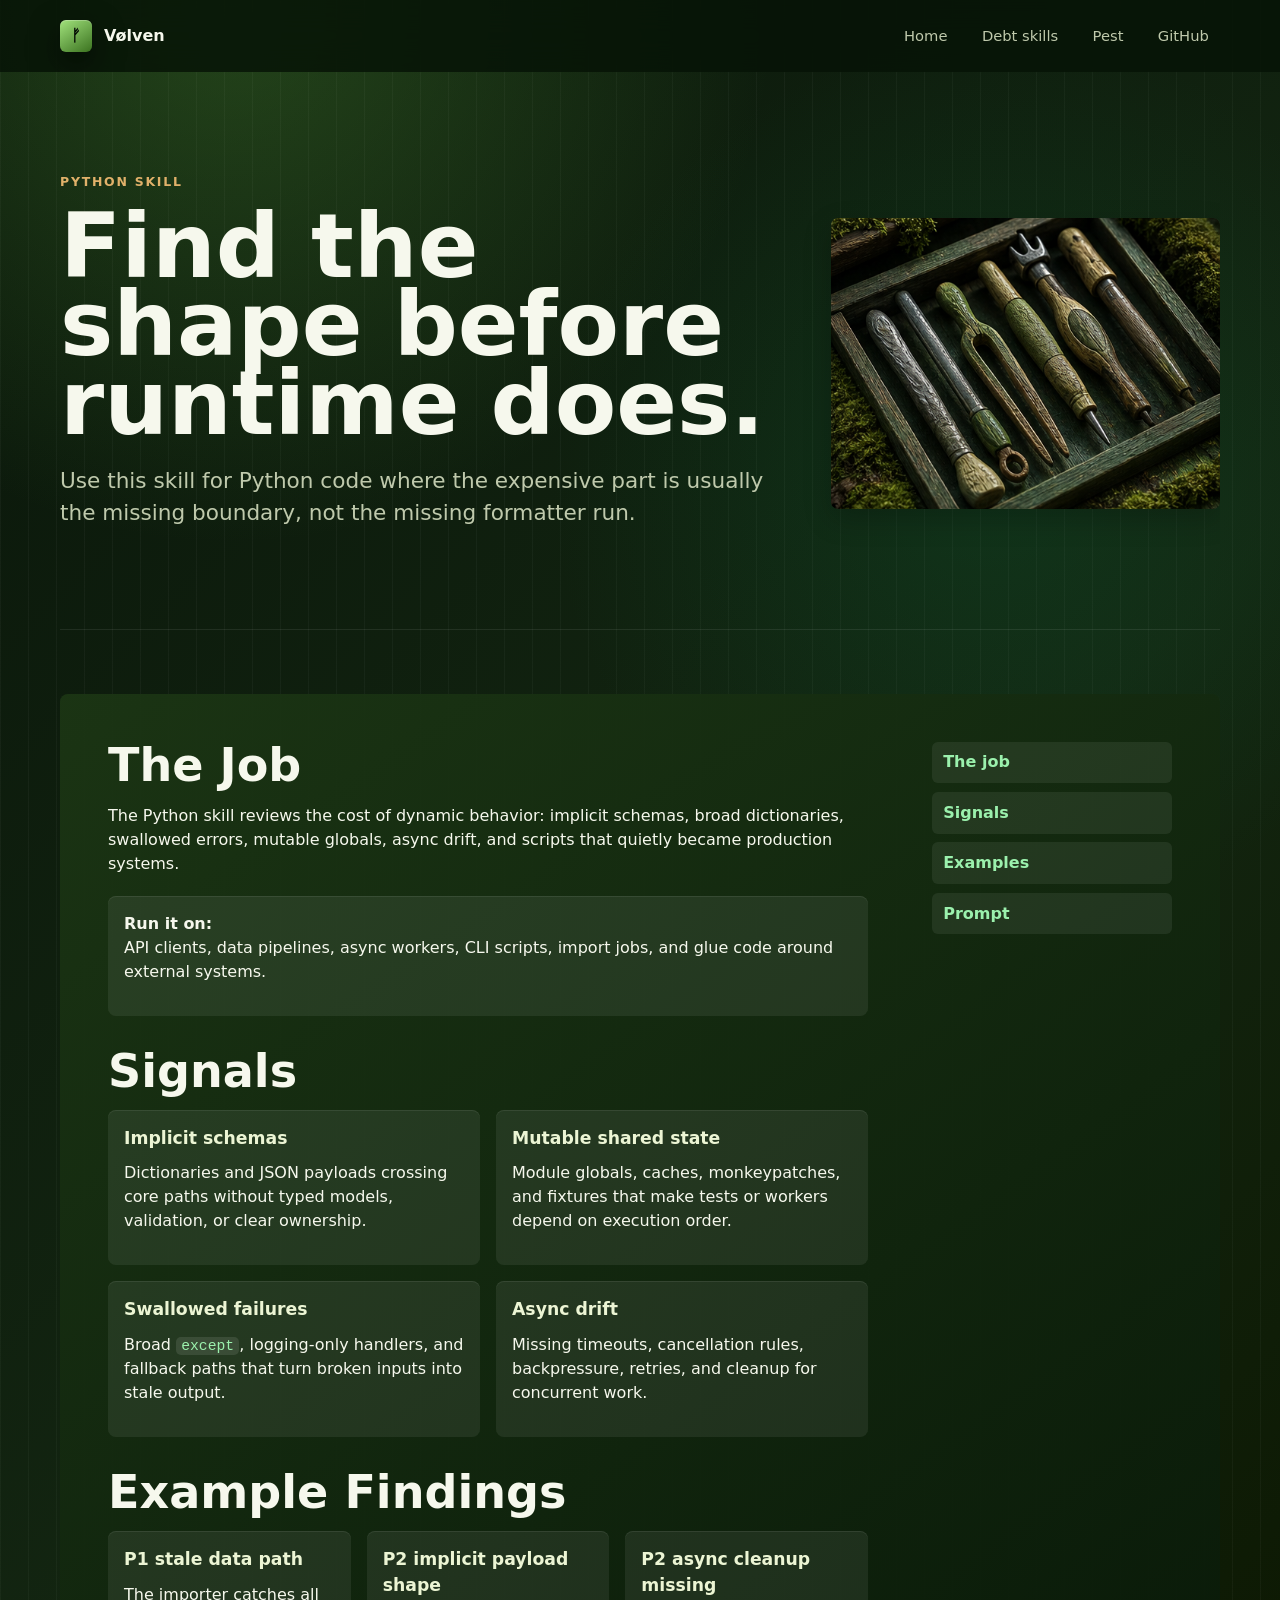
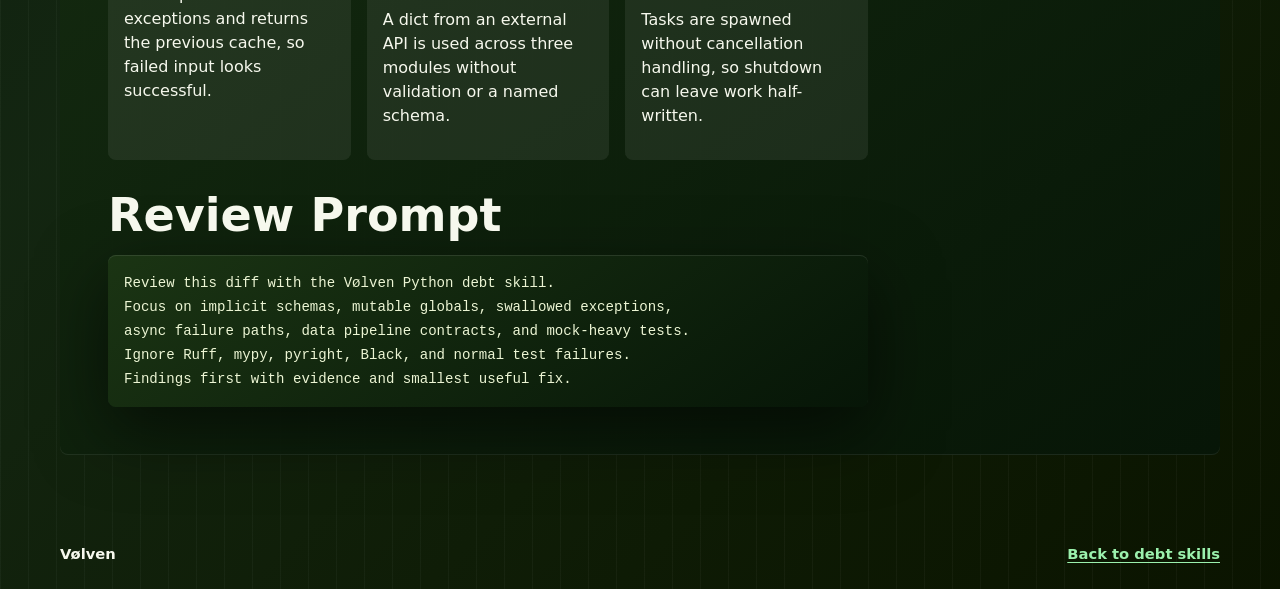
<file: debt-skills/python.html>
<!doctype html>
<html lang="en">
<head>
    <meta charset="utf-8">
    <meta name="viewport" content="width=device-width, initial-scale=1">
    <title>Python Debt Skill | Vølven</title>
    <meta name="description" content="The Vølven Python debt skill reviews dynamic dictionaries, missing validation, mutable globals, implicit schemas, async drift, and swallowed exceptions.">
    <link rel="icon" href="../assets/images/baseline-ratchet.png">
    <link rel="stylesheet" href="../assets/styles.css">
</head>
<body>
    <header class="site-header" aria-label="Site header">
        <a class="brand" href="../index.html" aria-label="Vølven home">
            <span class="brand-mark" aria-hidden="true">ᚠ</span>
            <span>Vølven</span>
        </a>
        <nav aria-label="Primary navigation">
            <a href="../index.html">Home</a>
            <a href="./">Debt skills</a>
            <a href="../pest-plugin/">Pest</a>
            <a href="https://github.com/odinns/volven-debt-python-skill">GitHub</a>
        </nav>
    </header>

    <main>
        <section class="doc-hero">
            <div>
                <p class="eyebrow">Python skill</p>
                <h1>Find the shape before runtime does.</h1>
                <p class="hero-copy">Use this skill for Python code where the expensive part is usually the missing boundary, not the missing formatter run.</p>
            </div>
            <img class="doc-hero-image" src="../assets/images/language-variants.png" alt="">
        </section>

        <section class="section doc-section wide">
            <div class="doc-layout">
                <article>
                    <h2 id="job">The Job</h2>
                    <p>The Python skill reviews the cost of dynamic behavior: implicit schemas, broad dictionaries, swallowed errors, mutable globals, async drift, and scripts that quietly became production systems.</p>
                    <div class="doc-callout">
                        <strong>Run it on:</strong>
                        <p>API clients, data pipelines, async workers, CLI scripts, import jobs, and glue code around external systems.</p>
                    </div>

                    <h2 id="signals">Signals</h2>
                    <div class="signal-list">
                        <article>
                            <h3>Implicit schemas</h3>
                            <p>Dictionaries and JSON payloads crossing core paths without typed models, validation, or clear ownership.</p>
                        </article>
                        <article>
                            <h3>Mutable shared state</h3>
                            <p>Module globals, caches, monkeypatches, and fixtures that make tests or workers depend on execution order.</p>
                        </article>
                        <article>
                            <h3>Swallowed failures</h3>
                            <p>Broad <code>except</code>, logging-only handlers, and fallback paths that turn broken inputs into stale output.</p>
                        </article>
                        <article>
                            <h3>Async drift</h3>
                            <p>Missing timeouts, cancellation rules, backpressure, retries, and cleanup for concurrent work.</p>
                        </article>
                    </div>

                    <h2 id="examples">Example Findings</h2>
                    <div class="example-grid">
                        <article class="example-card">
                            <h3>P1 stale data path</h3>
                            <p>The importer catches all exceptions and returns the previous cache, so failed input looks successful.</p>
                        </article>
                        <article class="example-card">
                            <h3>P2 implicit payload shape</h3>
                            <p>A dict from an external API is used across three modules without validation or a named schema.</p>
                        </article>
                        <article class="example-card">
                            <h3>P2 async cleanup missing</h3>
                            <p>Tasks are spawned without cancellation handling, so shutdown can leave work half-written.</p>
                        </article>
                    </div>

                    <h2 id="prompt">Review Prompt</h2>
                    <pre class="code-block"><code>Review this diff with the Vølven Python debt skill.
Focus on implicit schemas, mutable globals, swallowed exceptions,
async failure paths, data pipeline contracts, and mock-heavy tests.
Ignore Ruff, mypy, pyright, Black, and normal test failures.
Findings first with evidence and smallest useful fix.</code></pre>
                </article>
                <aside class="doc-nav" aria-label="Page navigation">
                    <a href="#job">The job</a>
                    <a href="#signals">Signals</a>
                    <a href="#examples">Examples</a>
                    <a href="#prompt">Prompt</a>
                </aside>
            </div>
        </section>
    </main>

    <footer>
        <span>Vølven</span>
        <span><a href="./">Back to debt skills</a></span>
    </footer>

    <script src="../assets/site.js"></script>
</body>
</html>
</file>
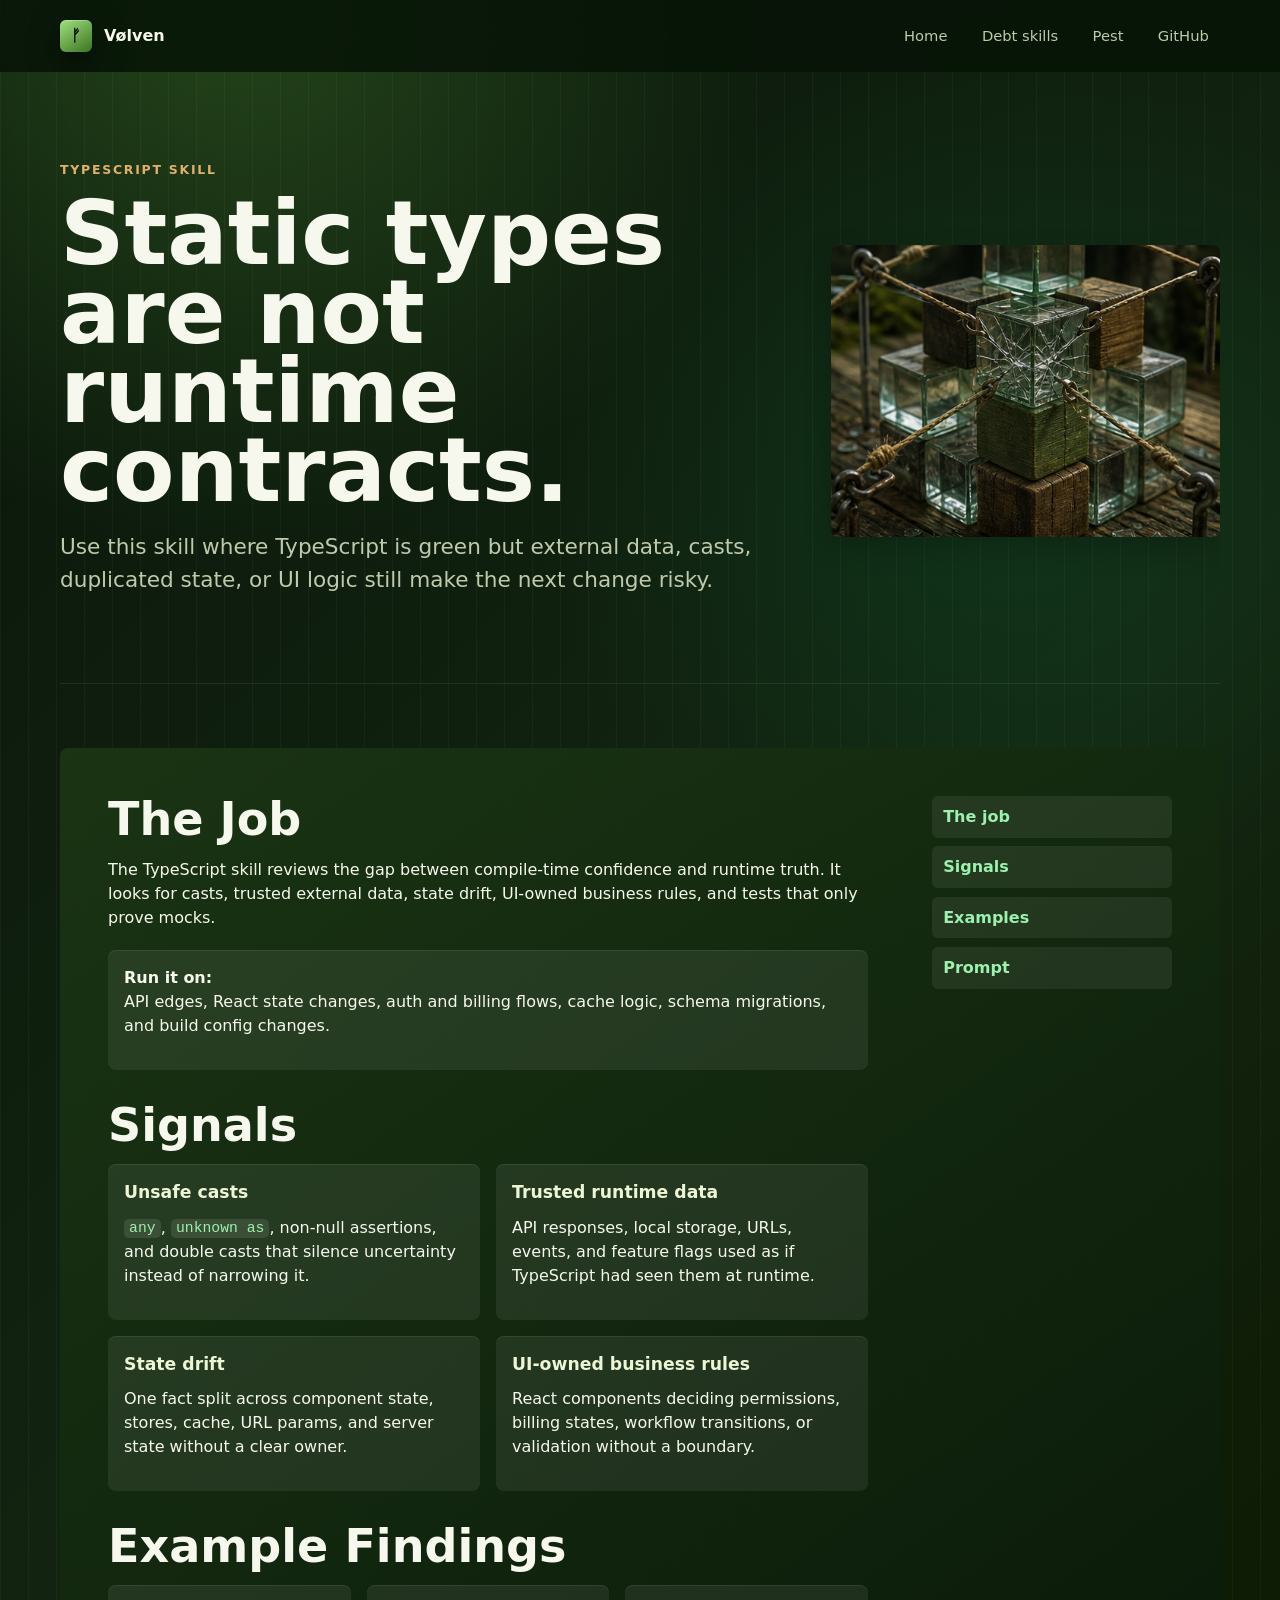
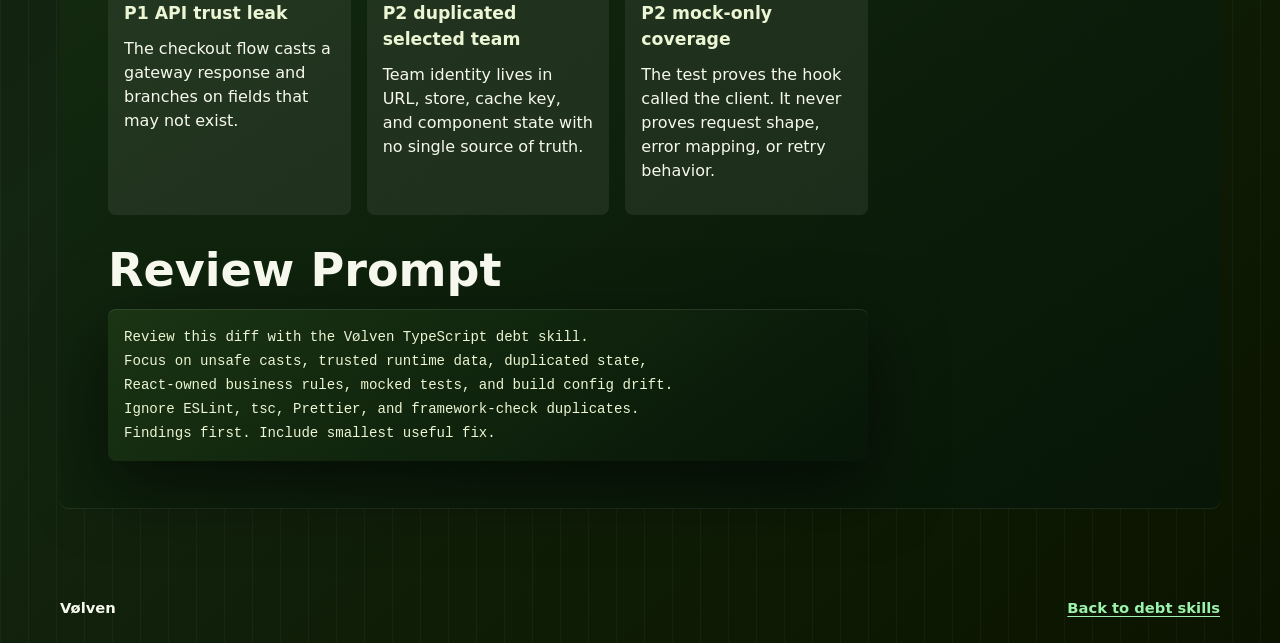
<file: debt-skills/typescript.html>
<!doctype html>
<html lang="en">
<head>
    <meta charset="utf-8">
    <meta name="viewport" content="width=device-width, initial-scale=1">
    <title>TypeScript Debt Skill | Vølven</title>
    <meta name="description" content="The Vølven TypeScript debt skill reviews unsafe casts, trusted runtime data, duplicated state, React business logic, mocked tests, and config drift.">
    <link rel="icon" href="../assets/images/baseline-ratchet.png">
    <link rel="stylesheet" href="../assets/styles.css">
</head>
<body>
    <header class="site-header" aria-label="Site header">
        <a class="brand" href="../index.html" aria-label="Vølven home">
            <span class="brand-mark" aria-hidden="true">ᚠ</span>
            <span>Vølven</span>
        </a>
        <nav aria-label="Primary navigation">
            <a href="../index.html">Home</a>
            <a href="./">Debt skills</a>
            <a href="../pest-plugin/">Pest</a>
            <a href="https://github.com/odinns/volven-debt-typescript-skill">GitHub</a>
        </nav>
    </header>

    <main>
        <section class="doc-hero">
            <div>
                <p class="eyebrow">TypeScript skill</p>
                <h1>Static types are not runtime contracts.</h1>
                <p class="hero-copy">Use this skill where TypeScript is green but external data, casts, duplicated state, or UI logic still make the next change risky.</p>
            </div>
            <img class="doc-hero-image" src="../assets/images/brittle-tests.png" alt="">
        </section>

        <section class="section doc-section wide">
            <div class="doc-layout">
                <article>
                    <h2 id="job">The Job</h2>
                    <p>The TypeScript skill reviews the gap between compile-time confidence and runtime truth. It looks for casts, trusted external data, state drift, UI-owned business rules, and tests that only prove mocks.</p>
                    <div class="doc-callout">
                        <strong>Run it on:</strong>
                        <p>API edges, React state changes, auth and billing flows, cache logic, schema migrations, and build config changes.</p>
                    </div>

                    <h2 id="signals">Signals</h2>
                    <div class="signal-list">
                        <article>
                            <h3>Unsafe casts</h3>
                            <p><code>any</code>, <code>unknown as</code>, non-null assertions, and double casts that silence uncertainty instead of narrowing it.</p>
                        </article>
                        <article>
                            <h3>Trusted runtime data</h3>
                            <p>API responses, local storage, URLs, events, and feature flags used as if TypeScript had seen them at runtime.</p>
                        </article>
                        <article>
                            <h3>State drift</h3>
                            <p>One fact split across component state, stores, cache, URL params, and server state without a clear owner.</p>
                        </article>
                        <article>
                            <h3>UI-owned business rules</h3>
                            <p>React components deciding permissions, billing states, workflow transitions, or validation without a boundary.</p>
                        </article>
                    </div>

                    <h2 id="examples">Example Findings</h2>
                    <div class="example-grid">
                        <article class="example-card">
                            <h3>P1 API trust leak</h3>
                            <p>The checkout flow casts a gateway response and branches on fields that may not exist.</p>
                        </article>
                        <article class="example-card">
                            <h3>P2 duplicated selected team</h3>
                            <p>Team identity lives in URL, store, cache key, and component state with no single source of truth.</p>
                        </article>
                        <article class="example-card">
                            <h3>P2 mock-only coverage</h3>
                            <p>The test proves the hook called the client. It never proves request shape, error mapping, or retry behavior.</p>
                        </article>
                    </div>

                    <h2 id="prompt">Review Prompt</h2>
                    <pre class="code-block"><code>Review this diff with the Vølven TypeScript debt skill.
Focus on unsafe casts, trusted runtime data, duplicated state,
React-owned business rules, mocked tests, and build config drift.
Ignore ESLint, tsc, Prettier, and framework-check duplicates.
Findings first. Include smallest useful fix.</code></pre>
                </article>
                <aside class="doc-nav" aria-label="Page navigation">
                    <a href="#job">The job</a>
                    <a href="#signals">Signals</a>
                    <a href="#examples">Examples</a>
                    <a href="#prompt">Prompt</a>
                </aside>
            </div>
        </section>
    </main>

    <footer>
        <span>Vølven</span>
        <span><a href="./">Back to debt skills</a></span>
    </footer>

    <script src="../assets/site.js"></script>
</body>
</html>
</file>
<file: assets/styles.css>
:root {
    color-scheme: dark;
    --wood-950: oklch(0.185 0.030 145);
    --wood-900: oklch(0.245 0.045 142);
    --wood-800: oklch(0.335 0.060 136);
    --moss-800: oklch(0.360 0.095 139);
    --moss-700: oklch(0.500 0.130 137);
    --moss-500: oklch(0.690 0.160 139);
    --moss-300: oklch(0.850 0.150 135);
    --fern-200: oklch(0.885 0.125 150);
    --lichen-100: oklch(0.955 0.045 120);
    --amber-300: oklch(0.790 0.105 76);
    --ink: oklch(0.975 0.015 115);
    --muted: oklch(0.820 0.040 122);
    --shadow: oklch(0.070 0.015 145 / 0.55);
    --radius: 8px;
    --max: 1160px;
}

* {
    box-sizing: border-box;
}

html {
    scroll-behavior: smooth;
    -webkit-font-smoothing: antialiased;
}

body {
    margin: 0;
    min-width: 320px;
    overflow-x: hidden;
    background:
        linear-gradient(90deg, oklch(1 0 0 / 0.035) 1px, transparent 1px) 0 0 / 28px 28px,
        radial-gradient(circle at 18% 0%, oklch(0.620 0.150 138 / 0.34), transparent 34rem),
        radial-gradient(circle at 78% 22%, oklch(0.500 0.120 155 / 0.20), transparent 28rem),
        linear-gradient(135deg, var(--wood-950), var(--wood-900) 52%, oklch(0.175 0.045 128));
    color: var(--ink);
    font-family: Inter, ui-sans-serif, system-ui, -apple-system, BlinkMacSystemFont, "Segoe UI", sans-serif;
    line-height: 1.5;
    animation: page-glow 16s ease-in-out infinite alternate;
}

a {
    color: inherit;
}

code,
pre {
    font-family: "SFMono-Regular", Consolas, "Liberation Mono", monospace;
}

p code,
li code,
h3 code {
    border-radius: 5px;
    padding: 0.08rem 0.32rem;
    background: oklch(1 0 0 / 0.10);
    color: var(--fern-200);
    font-size: 0.92em;
}

.site-header {
    position: sticky;
    top: 0;
    z-index: 10;
    width: min(var(--max), calc(100% - 2rem));
    margin: 0 auto;
    display: flex;
    align-items: center;
    justify-content: space-between;
    gap: 1rem;
    padding: 1rem 0;
    background: oklch(0.175 0.035 145 / 0.84);
    backdrop-filter: blur(18px);
    box-shadow: 0 1px 0 oklch(1 0 0 / 0.10), 0 0 0 100vmax oklch(0.175 0.035 145 / 0.84);
    clip-path: inset(0 -100vmax);
}

.brand,
nav {
    display: flex;
    align-items: center;
    gap: 0.75rem;
    min-width: 0;
    max-width: 100%;
}

.brand {
    text-decoration: none;
    font-weight: 800;
    letter-spacing: 0;
}

.brand-mark {
    display: grid;
    width: 2rem;
    height: 2rem;
    place-items: center;
    border-radius: 6px;
    background: linear-gradient(145deg, var(--moss-300), var(--moss-700));
    color: oklch(0.130 0.025 145);
    box-shadow: inset 0 1px 0 oklch(1 0 0 / 0.24), 0 12px 30px var(--shadow);
    animation: mark-breathe 5s ease-in-out infinite;
}

nav a {
    padding: 0.55rem 0.7rem;
    border-radius: 6px;
    color: var(--muted);
    font-size: 0.92rem;
    text-decoration: none;
    transition: color 160ms ease-out, background-color 160ms ease-out, scale 120ms ease-out, translate 160ms ease-out;
}

nav a:active,
.button:active {
    scale: 0.96;
}

.hero {
    position: relative;
    display: grid;
    width: min(var(--max), calc(100% - 2rem));
    min-height: calc(92svh - 4.1rem);
    margin: 0 auto;
    grid-template-columns: minmax(0, 1.08fr) minmax(20rem, 0.72fr);
    gap: clamp(2rem, 5vw, 5rem);
    align-items: center;
    padding: clamp(3rem, 7vw, 7rem) 0 clamp(2rem, 5vw, 4rem);
    box-shadow: inset 0 -1px 0 oklch(1 0 0 / 0.08);
    overflow: hidden;
}

.doc-hero {
    display: grid;
    width: min(var(--max), calc(100% - 2rem));
    min-height: 62svh;
    margin: 0 auto;
    grid-template-columns: minmax(0, 1fr) minmax(18rem, 0.55fr);
    gap: clamp(2rem, 5vw, 5rem);
    align-items: center;
    padding: clamp(3rem, 7vw, 6rem) 0 clamp(2rem, 5vw, 4rem);
    box-shadow: inset 0 -1px 0 oklch(1 0 0 / 0.08);
    overflow: hidden;
}

.hero::before {
    position: absolute;
    inset: 14% auto auto 48%;
    width: 32rem;
    height: 32rem;
    border-radius: 50%;
    background: oklch(0.650 0.150 140 / 0.11);
    content: "";
    filter: blur(42px);
    pointer-events: none;
    transform: translate3d(-8%, 0, 0);
    animation: hero-drift 13s ease-in-out infinite alternate;
}

.hero > * {
    position: relative;
    min-width: 0;
}

.doc-hero > * {
    min-width: 0;
}

.hero-inner {
    max-width: 54rem;
    animation: rise-in 720ms cubic-bezier(0.2, 0, 0, 1) both;
}

.eyebrow {
    margin: 0 0 0.9rem;
    color: var(--amber-300);
    font-size: 0.78rem;
    font-weight: 800;
    letter-spacing: 0.14em;
    text-transform: uppercase;
}

h1,
h2,
h3,
p {
    margin-top: 0;
}

h1 {
    max-width: 13ch;
    margin-bottom: 1.35rem;
    font-size: clamp(3.2rem, 7vw, 5.8rem);
    line-height: 0.88;
    letter-spacing: 0;
    text-wrap: balance;
}

h2 {
    margin-bottom: 1rem;
    font-size: clamp(2rem, 3.6vw, 3.25rem);
    line-height: 1;
    letter-spacing: 0;
    text-wrap: balance;
}

h3 {
    margin-bottom: 0.6rem;
    color: var(--lichen-100);
    font-size: 1.08rem;
}

.hero-copy,
.section-heading p,
.split p,
.suite-grid p,
.signal-grid p,
.budget-grid p,
.workflow-steps p,
.variant-list p,
.doctrine li,
footer {
    color: var(--muted);
    text-wrap: pretty;
}

.hero-copy {
    max-width: 46rem;
    margin-bottom: 1.5rem;
    font-size: clamp(1.08rem, 2vw, 1.35rem);
}

.hero-actions {
    display: flex;
    flex-wrap: wrap;
    gap: 0.75rem;
}

.button {
    display: inline-flex;
    min-height: 2.8rem;
    align-items: center;
    justify-content: center;
    border-radius: var(--radius);
    padding: 0.78rem 1rem;
    font-weight: 800;
    text-decoration: none;
    transition: background-color 160ms ease-out, color 160ms ease-out, scale 120ms ease-out, box-shadow 160ms ease-out, translate 160ms ease-out;
}

.button.primary {
    background: var(--moss-300);
    color: var(--wood-950);
    box-shadow: 0 14px 36px oklch(0.080 0.020 145 / 0.38);
}

.button.secondary {
    background: oklch(1 0 0 / 0.09);
    color: var(--ink);
}

.hero-panel,
.code-block,
.suite-grid article,
.signal-grid article,
.budget-grid article,
.workflow-steps article,
.variant-list article,
.doc-grid article,
.doc-section {
    border-radius: var(--radius);
    background: linear-gradient(145deg, oklch(0.300 0.065 139 / 0.94), oklch(0.180 0.036 145 / 0.94));
    box-shadow: inset 0 1px 0 oklch(1 0 0 / 0.10), 0 24px 70px var(--shadow);
    transition: box-shadow 220ms ease-out, translate 220ms ease-out, scale 220ms ease-out;
}

.hero-panel {
    padding: 1rem;
    overflow: hidden;
    animation: rise-in 820ms 120ms cubic-bezier(0.2, 0, 0, 1) both;
}


.panel-image,
.card-image,
.section-image,
.doc-hero-image {
    display: block;
    width: 100%;
    object-fit: cover;
    border-radius: 7px;
    box-shadow: inset 0 1px 0 oklch(1 0 0 / 0.10), 0 10px 28px oklch(0.070 0.015 145 / 0.22);
    transform-origin: center;
    transition: scale 360ms cubic-bezier(0.2, 0, 0, 1), filter 360ms ease-out;
}


.panel-image {
    aspect-ratio: 3 / 1;
    margin-bottom: 1rem;
}

.panel-label {
    margin-bottom: 0.7rem;
    color: var(--moss-300);
    font-size: 0.82rem;
    font-weight: 800;
}

pre {
    margin: 0;
    overflow-x: auto;
    white-space: pre-wrap;
}

.hero-panel code,
.code-block code {
    color: var(--lichen-100);
    font-size: 0.88rem;
}

.section {
    width: min(var(--max), calc(100% - 2rem));
    margin: 0 auto;
    padding: clamp(3rem, 7vw, 6rem) 0;
    box-shadow: inset 0 -1px 0 oklch(1 0 0 / 0.08);
}

.reveal {
    opacity: 0;
    transform: translateY(24px);
}

.reveal.is-visible {
    opacity: 1;
    transform: translateY(0);
    transition: opacity 620ms ease-out, transform 720ms cubic-bezier(0.2, 0, 0, 1);
}

.suite-grid article.reveal:nth-child(2),
.signal-grid article.reveal:nth-child(2),
.budget-grid article.reveal:nth-child(2),
.workflow-steps article.reveal:nth-child(2),
.variant-list article.reveal:nth-child(2) {
    transition-delay: 80ms;
}

.suite-grid article.reveal:nth-child(3),
.signal-grid article.reveal:nth-child(3),
.budget-grid article.reveal:nth-child(3),
.workflow-steps article.reveal:nth-child(3) {
    transition-delay: 140ms;
}

.suite-grid article.reveal:nth-child(4),
.signal-grid article.reveal:nth-child(4),
.budget-grid article.reveal:nth-child(4),
.workflow-steps article.reveal:nth-child(4) {
    transition-delay: 200ms;
}

.suite-grid article.reveal:nth-child(5) {
    transition-delay: 260ms;
}

.section-heading {
    max-width: 56rem;
    margin-bottom: 1.5rem;
}

.section-heading p,
.pest-layout p {
    max-width: 44rem;
    font-size: 1.08rem;
}

.suite-grid,
.signal-grid,
.budget-grid,
.workflow-steps,
.variant-list,
.doc-grid {
    display: grid;
    gap: 0.85rem;
}

.suite-grid {
    grid-template-columns: repeat(5, minmax(0, 1fr));
}

.signal-grid,
.budget-grid,
.workflow-steps {
    grid-template-columns: repeat(4, minmax(0, 1fr));
}

.variant-list {
    grid-template-columns: repeat(2, minmax(0, 1fr));
}

.doc-grid {
    grid-template-columns: repeat(3, minmax(0, 1fr));
}

.suite-grid article,
.signal-grid article {
    min-height: 14rem;
    padding: 1rem;
}

.budget-grid article,
.workflow-steps article,
.variant-list article,
.doc-grid article {
    padding: 1rem;
}

.card-image {
    aspect-ratio: 1 / 1;
    margin-bottom: 1rem;
}

.section-image {
    aspect-ratio: 16 / 10;
    margin-bottom: 1rem;
}

.doc-hero-image {
    aspect-ratio: 4 / 3;
}

.doc-section {
    max-width: min(var(--max), calc(100% - 2rem));
    margin: clamp(2rem, 5vw, 4rem) auto;
    padding: clamp(2rem, 4vw, 3rem);
}

.doc-section.wide {
    max-width: min(var(--max), calc(100% - 2rem));
}

.doc-layout {
    display: grid;
    grid-template-columns: minmax(0, 0.76fr) minmax(13rem, 0.24fr);
    gap: clamp(2rem, 5vw, 4rem);
    align-items: start;
}

.doc-nav {
    position: sticky;
    top: 5.25rem;
    display: grid;
    gap: 0.55rem;
}

.doc-nav a {
    padding: 0.55rem 0.7rem;
    border-radius: 6px;
    background: oklch(1 0 0 / 0.07);
    text-decoration: none;
}

.doc-callout,
.example-card,
.signal-list article {
    border-radius: var(--radius);
    background: oklch(1 0 0 / 0.07);
    box-shadow: inset 0 1px 0 oklch(1 0 0 / 0.08);
}

.doc-callout,
.example-card,
.signal-list article {
    padding: 1rem;
}

.doc-callout {
    margin: 1.25rem 0;
}

.signal-list,
.example-grid {
    display: grid;
    gap: 1rem;
}

.signal-list {
    grid-template-columns: repeat(2, minmax(0, 1fr));
}

.example-grid {
    grid-template-columns: repeat(3, minmax(0, 1fr));
}

.pest-doc .signal-list,
.pest-doc .example-grid {
    grid-template-columns: 1fr;
}

.pest-doc .signal-list article,
.pest-doc .example-card {
    padding: 1.15rem;
}

.pest-doc .example-card pre {
    margin-top: 0.85rem;
}

.doc-section pre + p,
.doc-section p + pre,
.doc-section ul + pre {
    margin-top: 1rem;
}

.doc-section h2:not(:first-child) {
    margin-top: 2rem;
}

.doc-section li + li {
    margin-top: 0.55rem;
}

.link-row,
.repo-list {
    display: flex;
    flex-wrap: wrap;
    gap: 0.6rem;
    margin-top: 1rem;
}

.link-row a,
.repo-list a,
.doc-grid a,
.variant-list a,
.doc-section a,
.pest-layout a,
footer a {
    color: var(--fern-200);
    font-weight: 800;
    text-decoration-thickness: 0.08em;
    text-underline-offset: 0.22em;
}

.repo-list {
    margin-top: 1.25rem;
}

.repo-list a {
    padding: 0.55rem 0.7rem;
    border-radius: 999px;
    background: oklch(1 0 0 / 0.08);
    text-decoration: none;
}

.section-intro {
    display: grid;
    grid-template-columns: minmax(0, 1fr) minmax(16rem, 0.46fr);
    gap: clamp(1.5rem, 5vw, 4rem);
    align-items: center;
    margin-bottom: 1.5rem;
}

.split,
.pest-layout,
.doctrine {
    display: grid;
    gap: clamp(1.5rem, 5vw, 4rem);
    align-items: start;
}

.split {
    grid-template-columns: minmax(0, 0.9fr) minmax(18rem, 0.7fr);
}

.boundary-list {
    display: grid;
    gap: 0.65rem;
}

.boundary-list span {
    padding: 0.85rem 1rem;
    border-radius: var(--radius);
    background: oklch(1 0 0 / 0.08);
    color: var(--lichen-100);
    box-shadow: inset 0 1px 0 oklch(1 0 0 / 0.08);
}

.pest-band {
    background:
        linear-gradient(135deg, oklch(0.355 0.095 136 / 0.78), transparent),
        oklch(0.170 0.036 145 / 0.55);
}

.pest-layout {
    grid-template-columns: minmax(0, 1fr) minmax(16rem, 0.46fr);
    align-items: center;
    margin-bottom: 1.25rem;
}

.pest-points {
    display: grid;
    grid-template-columns: repeat(3, max-content);
    gap: 0.55rem;
    margin-top: 1.2rem;
}

.pest-points span {
    padding: 0.55rem 0.7rem;
    border-radius: 999px;
    background: oklch(0.850 0.150 135 / 0.16);
    color: var(--fern-200);
    font-size: 0.88rem;
    font-weight: 800;
}

.code-block {
    max-width: 52rem;
    padding: 1rem;
}

.budget-grid {
    margin-top: 1rem;
}

.workflow-steps span {
    display: inline-flex;
    margin-bottom: 1.25rem;
    color: var(--amber-300);
    font-size: 0.84rem;
    font-weight: 900;
    font-variant-numeric: tabular-nums;
}

.variant-list strong {
    display: block;
    margin-bottom: 0.55rem;
    color: var(--fern-200);
    font-size: 1.05rem;
}

.doctrine {
    grid-template-columns: minmax(0, 0.75fr) minmax(0, 1fr);
}

.doctrine ol {
    margin: 0;
    padding-left: 1.25rem;
}

.doctrine li + li {
    margin-top: 0.9rem;
}

footer {
    display: flex;
    width: min(var(--max), calc(100% - 2rem));
    margin: 0 auto;
    justify-content: space-between;
    gap: 1rem;
    padding: 1.5rem 0;
    font-size: 0.92rem;
}

footer span:first-child {
    color: var(--ink);
    font-weight: 800;
}

@media (hover: hover) and (pointer: fine) {
    nav a:hover {
        background: oklch(1 0 0 / 0.08);
        color: var(--ink);
        translate: 0 -1px;
    }

    .button:hover {
        translate: 0 -2px;
    }

    .suite-grid article:hover,
    .signal-grid article:hover,
    .budget-grid article:hover,
    .workflow-steps article:hover,
    .variant-list article:hover {
        translate: 0 -4px;
        box-shadow: inset 0 1px 0 oklch(1 0 0 / 0.14), 0 30px 86px oklch(0.070 0.015 145 / 0.66);
    }

    .hero-panel:hover .panel-image,
    .suite-grid article:hover .card-image,
    .signal-grid article:hover .card-image,
    .section-image:hover {
        scale: 1.025;
        filter: saturate(1.08) brightness(1.04);
    }
}

@keyframes rise-in {
    from {
        opacity: 0;
        transform: translateY(18px);
    }

    to {
        opacity: 1;
        transform: translateY(0);
    }
}

@keyframes hero-drift {
    from {
        transform: translate3d(-8%, 0, 0) scale(1);
    }

    to {
        transform: translate3d(8%, 4%, 0) scale(1.08);
    }
}

@keyframes mark-breathe {
    0%,
    100% {
        box-shadow: inset 0 1px 0 oklch(1 0 0 / 0.24), 0 12px 30px var(--shadow);
    }

    50% {
        box-shadow: inset 0 1px 0 oklch(1 0 0 / 0.30), 0 12px 34px oklch(0.690 0.160 139 / 0.28);
    }
}

@keyframes page-glow {
    from {
        background-position: 0 0, 0 0, 0 0, 0 0;
    }

    to {
        background-position: 12px 0, 2rem 0, -2rem 1rem, 0 0;
    }
}

@media (max-width: 980px) {
    .hero,
    .doc-hero,
    .split,
    .doctrine,
    .pest-layout,
    .section-intro,
    .doc-layout {
        grid-template-columns: 1fr;
    }

    .suite-grid,
    .signal-grid,
    .budget-grid,
    .workflow-steps,
    .doc-grid,
    .signal-list,
    .example-grid {
        grid-template-columns: repeat(2, minmax(0, 1fr));
    }

    .doc-nav {
        position: static;
    }

    .pest-points {
        grid-template-columns: 1fr;
    }
}

@media (max-width: 680px) {
    .site-header {
        align-items: flex-start;
        flex-direction: column;
    }

    nav {
        width: 100%;
        overflow-x: auto;
        padding-bottom: 0.2rem;
        scrollbar-width: thin;
    }

    h1 {
        max-width: 100%;
        font-size: clamp(2.75rem, 14vw, 3.4rem);
    }

    .hero-copy {
        font-size: 1.08rem;
    }

    .hero-actions {
        display: grid;
        grid-template-columns: 1fr;
        max-width: 100%;
    }

    .button {
        width: 100%;
    }

    .suite-grid,
    .signal-grid,
    .budget-grid,
    .workflow-steps,
    .variant-list,
    .doc-grid,
    .signal-list,
    .example-grid {
        grid-template-columns: 1fr;
    }

    .suite-grid article,
    .signal-grid article {
        min-height: auto;
    }

    footer {
        flex-direction: column;
    }
}

@media (prefers-reduced-motion: reduce) {
    *,
    *::before,
    *::after {
        scroll-behavior: auto !important;
        transition-duration: 1ms !important;
        animation-duration: 1ms !important;
        animation-iteration-count: 1 !important;
    }

    .reveal {
        opacity: 1;
        transform: none;
    }
}
</file>
